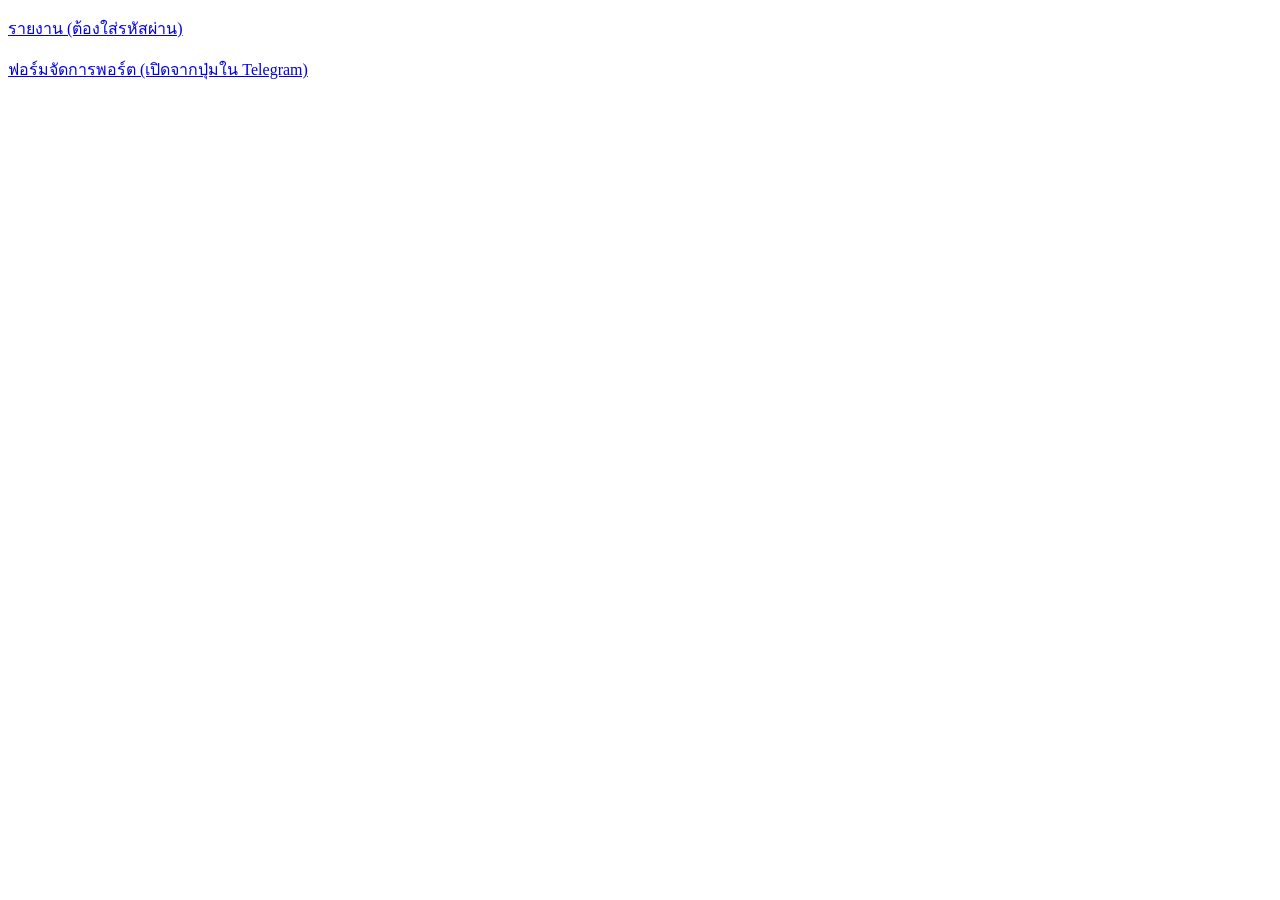
<file: index.html>
<!doctype html><meta charset="utf-8"><meta name="robots" content="noindex">
<title>Stock Port</title>
<p><a href="./report/">รายงาน (ต้องใส่รหัสผ่าน)</a></p>
<p><a href="./miniapp/">ฟอร์มจัดการพอร์ต (เปิดจากปุ่มใน Telegram)</a></p>
</file>
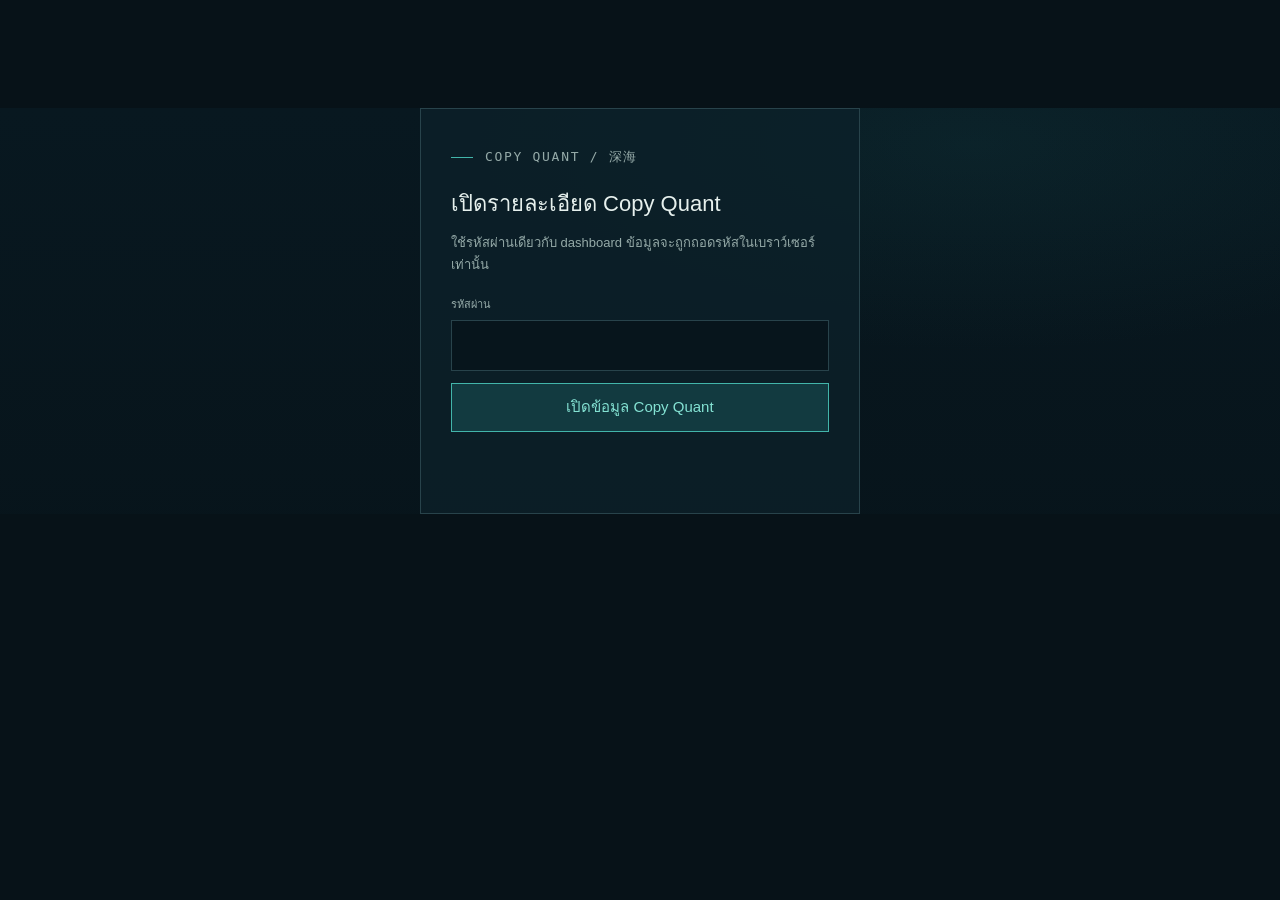
<file: copytrade/index.html>
<!doctype html>
<html lang="th">
<head>
  <meta charset="utf-8"><meta name="viewport" content="width=device-width,initial-scale=1"><meta name="robots" content="noindex,nofollow"><meta name="theme-color" content="#071218">
  <title>Copy Quant · Deep Current</title><link rel="stylesheet" href="../assets/dashboard.css">
</head>
<body>
  <section class="gate" id="gate" aria-labelledby="gate-title"><p class="eyeline">COPY QUANT / 深海</p><h1 id="gate-title">เปิดรายละเอียด Copy Quant</h1><p>ใช้รหัสผ่านเดียวกับ dashboard ข้อมูลจะถูกถอดรหัสในเบราว์เซอร์เท่านั้น</p><label for="password">รหัสผ่าน</label><input id="password" type="password" autocomplete="current-password"><button id="open" type="button">เปิดข้อมูล Copy Quant</button><p class="error" id="gate-error" role="alert"></p><p class="loader" id="loader" aria-live="polite">กำลังถอดรหัส…</p></section>
  <div id="app" hidden>
    <header class="topbar"><a class="brand" href="../"><svg class="brandmark" viewBox="0 0 32 32" aria-hidden="true"><path d="M3 16h8l4-8 5 16 4-8h5" fill="none" stroke="currentColor" stroke-width="1.4"/><circle cx="16" cy="16" r="14" fill="none" stroke="currentColor" stroke-opacity=".42"/></svg><span class="brandname">PORTFOLIO<small>深海 / DEEP CURRENT</small></span></a><nav class="nav" aria-label="เมนูหลัก"><a href="../">ภาพรวม</a><a href="../report/">หุ้น</a><a href="./" aria-current="page">Copy Quant</a><a href="../report/#reports">รายงาน</a></nav><div class="topmeta" id="top-meta"></div></header>
    <main class="wrap main">
      <section class="hero"><div><p class="eyeline">BINANCE COPY TRADING / READ ONLY</p><h1>Copy Quant</h1><p>ผลนี้อธิบายสถานะและความเสี่ยงของ lead ไม่ใช่ผลตอบแทนหรือสถานะ position ของบัญชี copier</p></div><svg class="hero-art" viewBox="0 0 400 360" aria-hidden="true"><g fill="none" stroke="#6bd7cb"><circle cx="226" cy="188" r="45" opacity=".54"/><circle cx="226" cy="188" r="82" opacity=".36"/><circle cx="226" cy="188" r="119" opacity=".23"/><path d="M70 188h310M226 32v312M226 188 346 101" opacity=".24"/></g></svg></section>
      <section class="summary" aria-label="สถานะ Copy Quant"><div class="summary-item total"><span class="summary-label">Copy Trading wallet</span><strong class="summary-value" id="wallet">—</strong><span class="summary-note" id="wallet-asof">—</span></div><div class="summary-item"><span class="summary-label">KEEP</span><strong class="summary-value" id="count-keep">—</strong><span class="summary-note">lead ที่ประเมิน</span></div><div class="summary-item"><span class="summary-label">WATCH</span><strong class="summary-value" id="count-watch">—</strong><span class="summary-note">lead ที่ประเมิน</span></div><div class="summary-item"><span class="summary-label">EXIT / CHECK</span><strong class="summary-value" id="count-exit">—</strong><span class="summary-note">EXIT และข้อมูลที่ต้องตรวจ</span></div></section>
      <section><div class="section-title"><h2>คุณภาพข้อมูลรอบล่าสุด</h2><span id="quality-date">—</span></div><div class="attention" id="quality-summary"></div><p class="alert" id="stale" hidden>ข้อมูลเก่ากว่า 48 ชั่วโมง โปรดตรวจวันที่ก่อนนำไปใช้ตัดสินใจ</p></section>
      <section><div class="section-title"><h2>Lead ที่ติดตาม</h2><span>LEAD PERFORMANCE ≠ COPIER RETURN</span></div><div class="rows" id="leads"></div></section>
      <section id="daily-report"><div class="section-title"><h2>รายงานประจำวัน</h2><span id="report-date">—</span></div><div class="md" id="report-content" style="white-space:pre-wrap;overflow:auto;border-top:1px solid var(--line);padding:18px 0;color:var(--muted);font-size:12px"></div></section>
      <footer class="foot"><a href="../">← กลับภาพรวม</a><span>แหล่งข้อมูล Binance · อ่านอย่างเดียว · ไม่มีคำสั่งเทรด</span></footer>
    </main>
  </div>
<script src="./detail.js" defer></script></body></html>
</file>
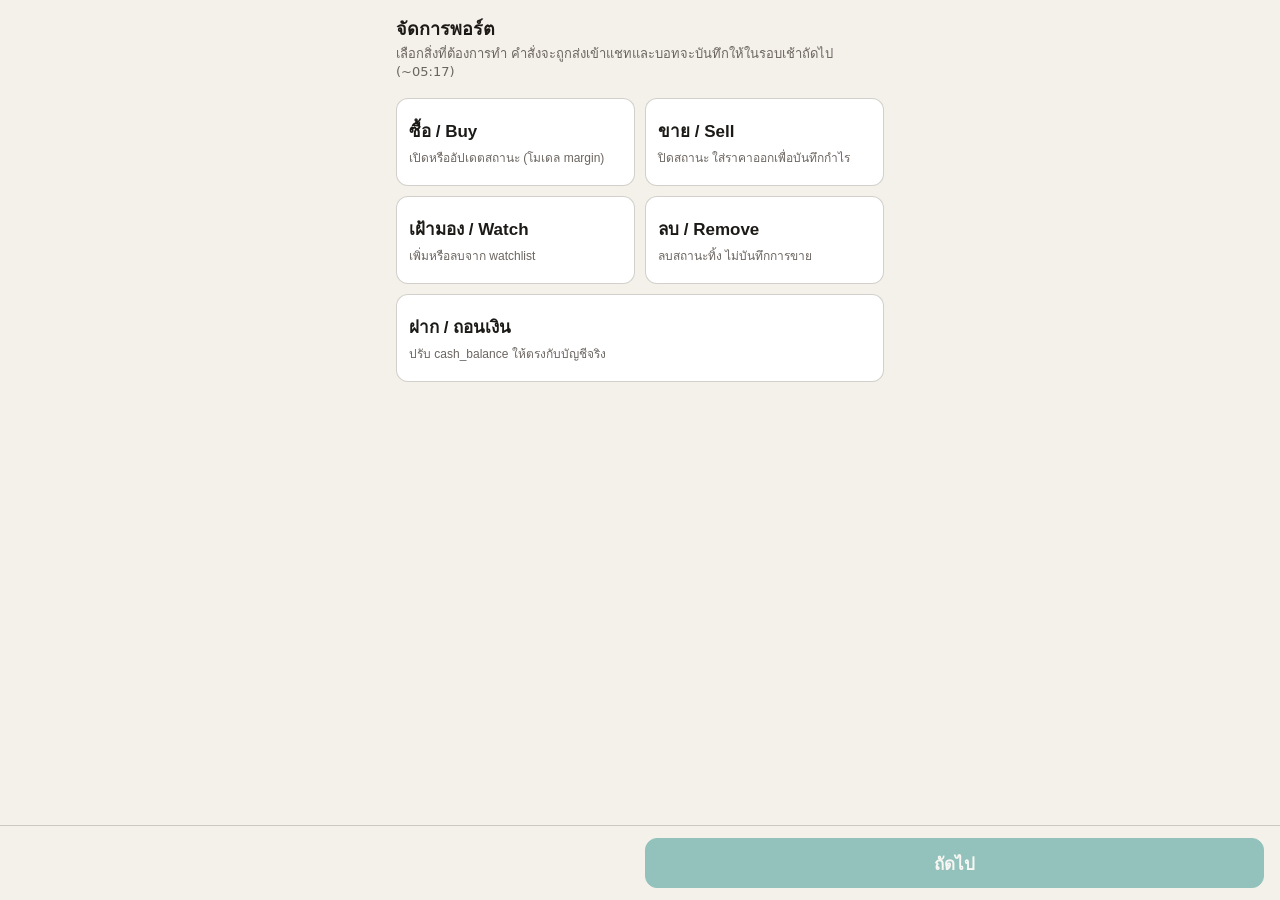
<file: miniapp/index.html>
<!doctype html>
<html lang="th">
<head>
<meta charset="utf-8">
<meta name="viewport" content="width=device-width, initial-scale=1, viewport-fit=cover">
<title>จัดการพอร์ต</title>
<script src="https://telegram.org/js/telegram-web-app.js"></script>
<style>
  :root {
    --bg: var(--tg-theme-bg-color, #f4f1ea);
    --fg: var(--tg-theme-text-color, #1c1a17);
    --muted: var(--tg-theme-hint-color, #6b6560);
    --card: var(--tg-theme-secondary-bg-color, #ffffff);
    --accent: var(--tg-theme-button-color, #1f8a86);
    --accent-fg: var(--tg-theme-button-text-color, #ffffff);
    --line: rgba(128, 120, 110, 0.35);
    --danger: #b3261e;
  }
  * { box-sizing: border-box; }
  body { margin: 0; background: var(--bg); color: var(--fg); font: 16px/1.4 system-ui, -apple-system, "Segoe UI", "Noto Sans Thai", sans-serif; }
  main { padding: 16px 16px 96px; max-width: 520px; margin: 0 auto; }
  h1 { font-size: 18px; margin: 0 0 4px; }
  .hint { color: var(--muted); font-size: 13px; margin: 0 0 16px; }
  section { display: none; }
  section.active { display: block; }
  .grid { display: grid; grid-template-columns: repeat(2, minmax(0, 1fr)); gap: 10px; }
  .action { border: 1px solid var(--line); background: var(--card); color: var(--fg); border-radius: 12px; padding: 18px 12px; font-size: 17px; font-weight: 600; min-height: 64px; text-align: left; }
  .action.wide { grid-column: 1 / span 2; }
  .action small { display: block; font-weight: 400; font-size: 12px; color: var(--muted); margin-top: 4px; }
  .action.sel { border-color: var(--accent); box-shadow: 0 0 0 2px var(--accent) inset; }
  label { display: block; font-size: 13px; color: var(--muted); margin: 14px 0 6px; }
  label span { font-weight: 400; }
  input, select { width: 100%; font-size: 17px; padding: 12px; border: 1px solid var(--line); border-radius: 10px; background: var(--card); color: var(--fg); min-height: 48px; }
  .err { color: var(--danger); font-size: 13px; min-height: 18px; margin-top: 6px; }
  .warn { color: #b26a00; font-size: 13px; margin-top: 6px; }
  .guide { background: var(--card); border: 1px solid var(--line); border-radius: 12px; padding: 10px 12px; margin-top: 10px; font-size: 13px; color: var(--muted); }
  .guide b { color: var(--fg); }
  .tiers { display: flex; flex-wrap: wrap; gap: 6px; margin-top: 8px; }
  .tiers button { border: 1px solid var(--line); background: var(--bg); color: var(--fg); border-radius: 999px; padding: 6px 12px; font-size: 13px; }
  .tiers button.rec { border-color: var(--accent); color: var(--accent); font-weight: 600; }
  .row { display: flex; gap: 10px; }
  .row > * { flex: 1; }
  .seg { display: flex; gap: 8px; }
  .seg button { flex: 1; min-height: 44px; border: 1px solid var(--line); background: var(--card); color: var(--fg); border-radius: 10px; font-size: 15px; }
  .seg button.sel { background: var(--accent); color: var(--accent-fg); border-color: var(--accent); }
  .summary { background: var(--card); border: 1px solid var(--line); border-radius: 12px; padding: 14px; margin-top: 12px; }
  .summary div { display: flex; justify-content: space-between; gap: 12px; padding: 6px 0; border-bottom: 1px dashed var(--line); }
  .summary div:last-child { border-bottom: 0; }
  .summary b { font-size: 17px; text-align: right; }
  .bar { position: fixed; left: 0; right: 0; bottom: 0; padding: 12px 16px calc(12px + env(safe-area-inset-bottom)); background: var(--bg); border-top: 1px solid var(--line); display: flex; gap: 10px; }
  .bar button { flex: 1; min-height: 50px; border-radius: 12px; font-size: 17px; font-weight: 600; border: 1px solid var(--line); background: var(--card); color: var(--fg); }
  .bar button.primary { background: var(--accent); color: var(--accent-fg); border-color: var(--accent); }
  .bar button:disabled { opacity: 0.45; }
  .outside { background: var(--card); border: 1px solid var(--line); border-radius: 12px; padding: 12px; font-size: 13px; color: var(--muted); margin-top: 16px; }
  code { font-family: ui-monospace, Consolas, monospace; font-size: 13px; word-break: break-all; }
</style>
</head>
<body>
<main>
  <h1>จัดการพอร์ต</h1>
  <p class="hint" id="hint">เลือกสิ่งที่ต้องการทำ คำสั่งจะถูกส่งเข้าแชทและบอทจะบันทึกให้ในรอบเช้าถัดไป (~05:17)</p>

  <!-- step 1: action -->
  <section id="s-action" class="active">
    <div class="grid">
      <button class="action" data-action="buy">ซื้อ / Buy<small>เปิดหรืออัปเดตสถานะ (โมเดล margin)</small></button>
      <button class="action" data-action="sell">ขาย / Sell<small>ปิดสถานะ ใส่ราคาออกเพื่อบันทึกกำไร</small></button>
      <button class="action" data-action="watch">เฝ้ามอง / Watch<small>เพิ่มหรือลบจาก watchlist</small></button>
      <button class="action" data-action="remove">ลบ / Remove<small>ลบสถานะทิ้ง ไม่บันทึกการขาย</small></button>
      <button class="action wide" data-action="cash">ฝาก / ถอนเงิน<small>ปรับ cash_balance ให้ตรงกับบัญชีจริง</small></button>
    </div>
  </section>

  <!-- step 2: details -->
  <section id="s-form">
    <div id="f-watch-mode" style="display:none">
      <label>ทำอะไรกับ watchlist</label>
      <div class="seg" id="watch-seg">
        <button type="button" data-mode="add" class="sel">เพิ่ม</button>
        <button type="button" data-mode="rm">ลบ</button>
      </div>
    </div>

    <div id="f-portfolio" style="display:none">
      <label for="portfolio">พอร์ต <span id="portfolio-help">(หุ้นที่ถืออยู่แล้วจะเข้าพอร์ตเดิมอัตโนมัติ)</span></label>
      <select id="portfolio"></select>
    </div>

    <div id="f-symbol">
      <label for="symbol">Symbol <span id="symbol-help">(หุ้นไทยลงท้าย .BK เช่น PTT.BK)</span></label>
      <input id="symbol" list="symbols" autocapitalize="characters" autocomplete="off" spellcheck="false"
             placeholder="AAPL หรือ PTT.BK" inputmode="text">
      <datalist id="symbols"></datalist>
      <div class="err" id="e-symbol"></div>
    </div>

    <div id="f-buy" style="display:none">
      <div class="row">
        <div>
          <label for="price">ราคาเข้า (Entry)</label>
          <input id="price" type="number" inputmode="decimal" step="any" min="0" placeholder="0.00">
        </div>
        <div>
          <label for="margin">จำนวนเงินที่ซื้อ</label>
          <input id="margin" type="number" inputmode="decimal" step="any" min="0" placeholder="0.00">
        </div>
      </div>
      <div class="guide" id="buy-guide" style="display:none">
        <div id="guide-text"></div>
        <div class="tiers" id="guide-tiers"></div>
      </div>
      <div class="warn" id="w-buy"></div>
      <div class="err" id="e-buy"></div>
      <label for="shares">จำนวนหุ้นที่ได้ <span>(เว้นว่างได้ — ระบบคิดจาก เงิน ÷ ราคา ให้)</span></label>
      <input id="shares" type="number" inputmode="decimal" step="any" min="0" placeholder="เช่น 0.2994">
      <label for="asset">ประเภทสินทรัพย์</label>
      <select id="asset">
        <option value="stock">stock</option>
        <option value="crypto">crypto</option>
        <option value="futures">futures</option>
      </select>
      <label for="reason">เหตุผลที่ซื้อ <span>(สั้น ๆ — Claude จะใช้รีวิวดีลนี้ตอนเช้า)</span></label>
      <input id="reason" maxlength="120" placeholder="เช่น ทะลุแนวต้าน, งบดี, Jitta ต่ำกว่าเส้น">
    </div>

    <div id="f-sell" style="display:none">
      <label for="exit">ราคาออก (Exit) <span>— เว้นว่างถ้าไม่ต้องการบันทึกกำไร/ขาดทุน</span></label>
      <input id="exit" type="number" inputmode="decimal" step="any" min="0" placeholder="0.00">
      <div class="err" id="e-sell"></div>
    </div>

    <div id="f-date" style="display:none">
      <label for="date">วันที่ทำรายการ <span>(แก้ได้ถ้าทำไปก่อนหน้านี้)</span></label>
      <input id="date" type="date">
      <div class="err" id="e-date"></div>
    </div>

    <div id="f-cash" style="display:none">
      <label>ทำอะไร</label>
      <div class="seg" id="cash-seg">
        <button type="button" data-mode="deposit" class="sel">ฝากเข้า</button>
        <button type="button" data-mode="withdraw">ถอนออก</button>
      </div>
      <label for="amount">จำนวนเงิน</label>
      <input id="amount" type="number" inputmode="decimal" step="any" min="0" placeholder="0.00">
      <div class="err" id="e-cash"></div>
      <label for="cash-note">หมายเหตุ <span>(เว้นว่างได้)</span></label>
      <input id="cash-note" maxlength="80" placeholder="เช่น โอนจากบัญชีออม">
    </div>
  </section>

  <!-- step 3: confirm -->
  <section id="s-confirm">
    <p class="hint">ตรวจสอบก่อนส่ง</p>
    <div class="summary" id="summary"></div>
    <div class="outside" id="outside" style="display:none">
      หน้านี้ไม่ได้เปิดจากปุ่มในแชท Telegram จึงส่งกลับเข้าแชทไม่ได้ คำสั่งที่จะส่งคือ:
      <br><code id="payload-preview"></code>
    </div>
  </section>
</main>

<div class="bar">
  <button id="btn-back" type="button">ย้อนกลับ</button>
  <button id="btn-next" type="button" class="primary" disabled>ถัดไป</button>
</div>

<script>
(function () {
  var tg = window.Telegram && window.Telegram.WebApp;
  // A Mini App opened from a KEYBOARD button gets no initData (only sendData works there),
  // so detect Telegram by platform instead: it is "unknown" only in a plain browser.
  var insideTelegram = !!(tg && (tg.initData || (tg.platform && tg.platform !== "unknown")));
  if (tg) { try { tg.ready(); tg.expand(); } catch (e) {} }

  var state = { step: 1, action: null, watchMode: "add", cashMode: "deposit" };
  var $ = function (id) { return document.getElementById(id); };
  var steps = ["s-action", "s-form", "s-confirm"];
  var needsSymbol = { buy: true, sell: true, watch: true, remove: true, cash: false };
  var needsDate = { buy: true, sell: true, watch: false, remove: false, cash: false };

  function todayISO() {
    var d = new Date(), z = function (n) { return (n < 10 ? "0" : "") + n; };
    return d.getFullYear() + "-" + z(d.getMonth() + 1) + "-" + z(d.getDate());
  }
  $("date").value = todayISO();
  $("date").max = todayISO();

  // Optional suggestions: symbols.json = {"portfolios":[{name,currency,type}],"default":..,
  // "held":[...],"held_by_portfolio":{name:[...]},"watch":[...]} next to this page.
  var meta = { portfolios: [], defaultPortfolio: null, heldBy: {}, sizing: {}, plans: {} };
  fetch("./symbols.json", { cache: "no-store" }).then(function (r) { return r.ok ? r.json() : null; })
    .then(function (d) {
      if (!d) return;
      var list = [].concat(d.held || [], d.watch || []);
      var dl = $("symbols");
      list.forEach(function (s) { var o = document.createElement("option"); o.value = s; dl.appendChild(o); });
      meta.portfolios = d.portfolios || [];
      meta.defaultPortfolio = d.default || null;
      meta.heldBy = d.held_by_portfolio || {};
      meta.sizing = d.sizing || {};          // per portfolio: free cash, ceiling for one name, tier amounts
      meta.plans = d.plans || {};            // per symbol: the routine's newest call (view, amount, entry, stop)
      var sel = $("portfolio");
      sel.innerHTML = "";
      meta.portfolios.forEach(function (p) {
        var o = document.createElement("option");
        o.value = p.name; o.textContent = p.name + " (" + (p.currency || "") + (p.type ? ", " + p.type : "") + ")";
        if (p.name === meta.defaultPortfolio) o.selected = true;
        sel.appendChild(o);
      });
      refreshPortfolioField();
    }).catch(function () {});

  // Buy guidance: never blocks, only informs. Amounts are in the target portfolio's currency.
  function targetPortfolio() {
    var s = symbol();
    return ownerOf(s) || ($("portfolio") && $("portfolio").value) || meta.defaultPortfolio || "";
  }
  function fmtAmt(x) { return (Math.round(x * 100) / 100).toLocaleString("en-US"); }
  function refreshGuide() {
    var box = $("buy-guide");
    if (state.action !== "buy") { box.style.display = "none"; $("w-buy").textContent = ""; return; }
    var sz = meta.sizing[targetPortfolio()], plan = meta.plans[symbol()], ccy = (sz && sz.currency) || "";
    if (!sz && !plan) { box.style.display = "none"; return; }
    var parts = [];
    if (plan) {
      var call = plan.view + (plan.score != null ? " " + plan.score : "") + " (" + plan.date + ")";
      if (plan.view === "BUY" && plan.size_amt) parts.push("ระบบแนะนำ <b>ซื้อ ~" + fmtAmt(plan.size_amt) + " " + (plan.size_ccy || ccy) + "</b> · " + call);
      else parts.push("คำแนะนำล่าสุด: <b>" + call + "</b>" + (plan.view === "BUY" ? "" : " — ยังไม่ใช่จังหวะซื้อ"));
      if (plan.entry_low && plan.entry_high) parts.push("โซนเข้า " + plan.entry_low + "–" + plan.entry_high + (plan.stop ? " · คัท " + plan.stop : ""));
    } else if (symbol()) parts.push("ยังไม่มีคำแนะนำของระบบสำหรับตัวนี้");
    if (sz) parts.push("เงินสดว่าง <b>" + fmtAmt(sz.cash_available || 0) + " " + ccy + "</b> · สูงสุดต่อตัว " + fmtAmt(sz.max_new_buy_amt || 0) + " (ข้อมูล " + sz.as_of + ")");
    $("guide-text").innerHTML = parts.join("<br>");
    var tiers = $("guide-tiers"); tiers.innerHTML = "";
    var opts = [];
    if (plan && plan.view === "BUY" && plan.size_amt) opts.push(["ตามแนะนำ", plan.size_amt, true]);
    if (sz) { opts.push(["ไม้ทดลอง", sz.size_starter_amt]); opts.push(["ปกติ", sz.size_normal_amt]); opts.push(["มั่นใจสูง", sz.size_high_amt]); }
    opts.forEach(function (o) {
      if (!(o[1] > 0)) return;
      var b = document.createElement("button"); b.type = "button"; if (o[2]) b.className = "rec";
      b.textContent = o[0] + " " + fmtAmt(o[1]);
      b.addEventListener("click", function () { $("margin").value = Math.round(o[1] * 100) / 100; validate(); });
      tiers.appendChild(b);
    });
    box.style.display = "block";
    var m = num("margin"), w = [];
    if (sz && m > 0) {
      if (m > (sz.cash_available || 0)) w.push("เกินเงินสดว่าง (" + fmtAmt(sz.cash_available || 0) + ") — เงินสดจะติดลบ");
      else if (m > (sz.max_new_buy_amt || 0)) w.push("เกินเพดานต่อตัว (" + fmtAmt(sz.max_new_buy_amt || 0) + ")");
    }
    if (plan && plan.view === "BUY" && plan.size_amt && m > plan.size_amt * 1.5) w.push("มากกว่าที่แนะนำ " + (Math.round(m / plan.size_amt * 10) / 10) + " เท่า");
    if (plan && plan.view !== "BUY" && m > 0) w.push("ระบบยังให้ " + plan.view + " ไม่ใช่ BUY");
    $("w-buy").textContent = w.length ? "⚠ " + w.join(" · ") : "";
  }

  function ownerOf(sym) {
    for (var name in meta.heldBy) { if ((meta.heldBy[name] || []).indexOf(sym) >= 0) return name; }
    return null;
  }
  // The portfolio picker only matters when there is more than one portfolio;
  // a symbol already held is locked to its own portfolio.
  function refreshPortfolioField() {
    var multi = meta.portfolios.length > 1;
    var relevant = state.action === "buy" || state.action === "sell" || state.action === "remove" || state.action === "cash";
    $("f-portfolio").style.display = (multi && relevant) ? "block" : "none";
    if (!multi) return;
    var owner = (state.action !== "cash") ? ownerOf(symbol()) : null;
    var sel = $("portfolio");
    if (owner) { sel.value = owner; sel.disabled = true; $("portfolio-help").textContent = "(" + symbol() + " ถืออยู่ในพอร์ตนี้แล้ว)"; }
    else { sel.disabled = false; $("portfolio-help").textContent = state.action === "cash" ? "(บัญชีที่จะฝาก/ถอน)" : "(หุ้นใหม่จะเข้าพอร์ตที่เลือก)"; }
  }

  function show(step) {
    state.step = step;
    steps.forEach(function (id, i) { $(id).classList.toggle("active", i === step - 1); });
    $("btn-back").style.visibility = step === 1 ? "hidden" : "visible";
    $("btn-next").textContent = step === 3 ? (insideTelegram ? "ยืนยันและส่ง" : "ปิด") : "ถัดไป";
    validate();
    window.scrollTo(0, 0);
  }

  function symbol() { return ($("symbol").value || "").trim().toUpperCase().replace(/\s+/g, ""); }
  // Watch accepts several tickers at once: "TSLA, PTT.BK NVDA" -> ["TSLA","PTT.BK","NVDA"] (deduped)
  function symbolList() {
    var seen = {}, out = [];
    ($("symbol").value || "").toUpperCase().split(/[\s,;]+/).forEach(function (s) {
      s = s.trim();
      if (s && !seen[s]) { seen[s] = 1; out.push(s); }
    });
    return out;
  }
  var SYM_RE = /^[A-Z0-9.\-]{1,15}$/;
  function num(id) { var v = $(id).value.trim(); return v === "" ? null : Number(v); }

  function validate() {
    var ok = false;
    try { refreshGuide(); } catch (e) {}
    if (state.step === 1) ok = !!state.action;
    else if (state.step === 2) {
      var errs = { symbol: "", buy: "", sell: "", date: "", cash: "" };
      if (state.action === "watch") {
        var list = symbolList(), bad = list.filter(function (s) { return !SYM_RE.test(s); });
        if (!list.length) errs.symbol = "ใส่ symbol อย่างน้อย 1 ตัว";
        else if (bad.length) errs.symbol = "รูปแบบไม่ถูกต้อง: " + bad.join(", ");
      } else if (needsSymbol[state.action]) {
        var s = symbol();
        if (!SYM_RE.test(s)) errs.symbol = s ? "รูปแบบ symbol ไม่ถูกต้อง" : "ใส่ symbol";
      }
      if (state.action === "buy") {
        var p = num("price"), m = num("margin"), sh = num("shares");
        if (p === null || !(p > 0)) errs.buy = "ราคาเข้าต้องมากกว่า 0";
        else if (m === null || !(m > 0)) errs.buy = "จำนวนเงินต้องมากกว่า 0";
        else if (sh !== null && !(sh > 0)) errs.buy = "จำนวนหุ้นต้องมากกว่า 0 หรือเว้นว่าง";
      } else if (state.action === "sell") {
        var x = num("exit");
        if (x !== null && !(x > 0)) errs.sell = "ราคาออกต้องมากกว่า 0 หรือเว้นว่าง";
      } else if (state.action === "cash") {
        var a = num("amount");
        if (a === null || !(a > 0)) errs.cash = "จำนวนเงินต้องมากกว่า 0";
      }
      if (needsDate[state.action]) {
        var dv = $("date").value;
        if (!/^\d{4}-\d{2}-\d{2}$/.test(dv)) errs.date = "ใส่วันที่";
        else if (dv > todayISO()) errs.date = "วันที่ต้องไม่เกินวันนี้";
      }
      ["symbol", "buy", "sell", "date", "cash"].forEach(function (k) { $("e-" + k).textContent = errs[k]; });
      ok = !errs.symbol && !errs.buy && !errs.sell && !errs.date && !errs.cash;
    } else ok = true;
    $("btn-next").disabled = !ok;
    return ok;
  }

  function chosenPortfolio() {
    if (meta.portfolios.length <= 1) return null;          // single portfolio: let the bot decide
    var v = $("portfolio").value;
    return v || null;
  }

  function payload() {
    var d = {};
    if (state.action === "cash") {
      d.cmd = state.cashMode; d.amount = num("amount");
      var cn = $("cash-note").value.trim(); if (cn) d.note = cn;
      var cp = chosenPortfolio(); if (cp) d.portfolio = cp;
      return d;
    }
    if (state.action === "watch") {
      var list = symbolList();
      d.cmd = "watch"; d.symbol = list[0] || ""; d.action = state.watchMode; d.symbols = list;
      return d;
    }
    var s = symbol();
    d.cmd = state.action; d.symbol = s;
    if (state.action === "buy") {
      d.price = num("price"); d.margin = num("margin"); d.asset_type = $("asset").value;
      if (num("shares") !== null) d.shares = num("shares");
      var r = $("reason").value.trim(); if (r) d.note = r;
    }
    if (state.action === "sell") { var x = num("exit"); if (x !== null) d.price = x; }
    if (needsDate[state.action] && $("date").value !== todayISO()) d.date = $("date").value;
    var p = chosenPortfolio(); if (p) d.portfolio = p;
    return d;
  }

  function esc(v) { return String(v).replace(/&/g, "&amp;").replace(/</g, "&lt;"); }
  function line(k, v) { return "<div><span>" + k + "</span><b>" + esc(v) + "</b></div>"; }
  function renderSummary() {
    var d = payload(), rows = "";
    if (d.cmd === "deposit" || d.cmd === "withdraw") {
      rows += line("คำสั่ง", d.cmd === "deposit" ? "ฝากเงินเข้า" : "ถอนเงินออก");
      if (d.portfolio) rows += line("พอร์ต", d.portfolio);
      rows += line("จำนวน", d.amount);
      if (d.note) rows += line("หมายเหตุ", d.note);
    } else {
      if (d.portfolio) rows += line("พอร์ต", d.portfolio);
      var title = { buy: "ซื้อ", sell: "ขาย", watch: "เฝ้ามอง", remove: "ลบสถานะ" }[d.cmd];
      rows += line("คำสั่ง", title + (d.cmd === "watch" ? (d.action === "add" ? " (เพิ่ม)" : " (ลบ)") : ""));
      if (d.cmd === "watch") rows += line("Symbol (" + d.symbols.length + ")", d.symbols.join(", "));
      else rows += line("Symbol", d.symbol);
      if (d.cmd === "buy") {
        rows += line("ราคาเข้า", d.price); rows += line("จำนวนเงิน", d.margin); if (d.shares) rows += line("จำนวนหุ้น", d.shares); rows += line("ประเภท", d.asset_type);
        if (d.note) rows += line("เหตุผล", d.note);
      }
      if (d.cmd === "sell") rows += line("ราคาออก", d.price != null ? d.price : "— (ไม่บันทึกกำไร)");
      if (d.cmd === "remove") rows += line("หมายเหตุ", "ไม่บันทึกการขาย / ไม่คิด P&L");
      if (needsDate[d.cmd]) rows += line("วันที่", d.date || (todayISO() + " (วันนี้)"));
    }
    $("summary").innerHTML = rows;
    $("payload-preview").textContent = JSON.stringify(d);
    $("outside").style.display = insideTelegram ? "none" : "block";
  }

  function applyAction(action) {
    state.action = action;
    $("f-symbol").style.display = needsSymbol[action] ? "block" : "none";
    $("f-date").style.display = needsDate[action] ? "block" : "none";
    $("f-buy").style.display = action === "buy" ? "block" : "none";
    $("f-sell").style.display = action === "sell" ? "block" : "none";
    $("f-watch-mode").style.display = action === "watch" ? "block" : "none";
    $("f-cash").style.display = action === "cash" ? "block" : "none";
    refreshPortfolioField();
    if (action === "watch") {
      $("symbol-help").textContent = "(ใส่หลายตัวได้ คั่นด้วยจุลภาคหรือช่องว่าง เช่น TSLA, PTT.BK)";
      $("symbol").placeholder = "TSLA, PTT.BK, NVDA";
    } else {
      $("symbol-help").textContent = "(หุ้นไทยลงท้าย .BK เช่น PTT.BK)";
      $("symbol").placeholder = "AAPL หรือ PTT.BK";
    }
  }

  Array.prototype.forEach.call(document.querySelectorAll(".action"), function (b) {
    b.addEventListener("click", function () {
      applyAction(b.getAttribute("data-action"));
      Array.prototype.forEach.call(document.querySelectorAll(".action"), function (x) { x.classList.toggle("sel", x === b); });
      validate();
      show(2);
      (needsSymbol[state.action] ? $("symbol") : $("amount")).focus();
    });
  });

  function segment(id, key) {
    Array.prototype.forEach.call(document.querySelectorAll("#" + id + " button"), function (b) {
      b.addEventListener("click", function () {
        state[key] = b.getAttribute("data-mode");
        Array.prototype.forEach.call(document.querySelectorAll("#" + id + " button"), function (x) { x.classList.toggle("sel", x === b); });
      });
    });
  }
  segment("watch-seg", "watchMode");
  segment("cash-seg", "cashMode");

  ["symbol", "price", "margin", "shares", "exit", "date", "amount"].forEach(function (id) { $(id).addEventListener("input", validate); });
  $("symbol").addEventListener("input", function () {
    // uppercase in place, but keep separators so several tickers can be typed for Watch
    var v = this.value.toUpperCase();
    if (v !== this.value) this.value = v;
    refreshPortfolioField();
  });

  $("btn-back").addEventListener("click", function () { if (state.step > 1) show(state.step - 1); });
  $("btn-next").addEventListener("click", function () {
    if (!validate()) return;
    if (state.step === 1) { show(2); return; }
    if (state.step === 2) { renderSummary(); show(3); return; }
    var text = JSON.stringify(payload());
    if (insideTelegram) {
      try { tg.sendData(text); } catch (e) { alert("ส่งไม่สำเร็จ: " + e); }
    } else if (tg && tg.close) {
      tg.close();
    }
  });

  show(1);
})();
</script>
</body>
</html>
</file>
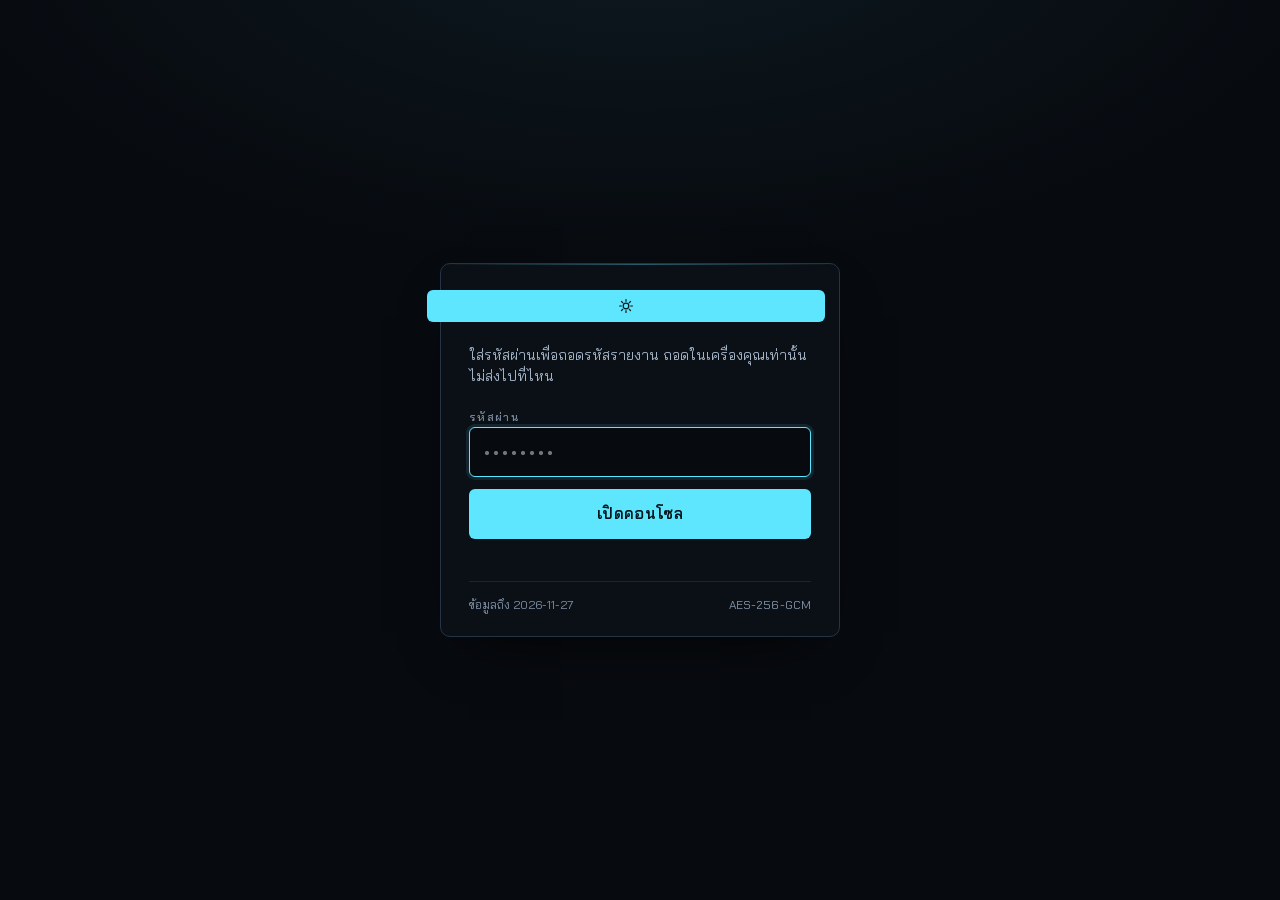
<file: report/index.html>
<!doctype html>
<html lang="th">
<head>
<meta charset="utf-8">
<meta name="viewport" content="width=device-width, initial-scale=1, viewport-fit=cover">
<meta name="robots" content="noindex, nofollow">
<meta name="color-scheme" content="dark">
<meta name="theme-color" content="#070a0f">
<title>Stock Port · Console</title>
<link rel="preconnect" href="https://fonts.googleapis.com">
<link rel="preconnect" href="https://fonts.gstatic.com" crossorigin>
<link href="https://fonts.googleapis.com/css2?family=Bai+Jamjuree:wght@400;500;600&family=Chakra+Petch:wght@500;600&display=swap" rel="stylesheet">
<style>
  :root {
    --bg: #070a0f; --bg-1: #0b1017; --bg-2: #101722; --bg-3: #151e2b;
    --line: #1a2432; --line-2: #263345;
    --fg: #e4ebf3; --fg-2: #a3b3c6; --fg-3: #8090a4;
    --acc: #5ee6ff; --acc-2: #2bb6d0; --acc-dim: rgba(94,230,255,.10); --acc-line: rgba(94,230,255,.35);
    --up: #3ddc97; --down: #ff6470; --warn: #ffb347;
    --acc-ink: #04141a; --glass: rgba(11,16,23,.92); --gate-glow: rgba(94,230,255,.07); --lift: 0 24px 60px -30px rgba(0,0,0,.9);
    --rail: 296px; --gutter: 28px; --radius: 6px;
    --sans: "Bai Jamjuree", "Noto Sans Thai", "Segoe UI", system-ui, sans-serif;
    --num: "Chakra Petch", "Bai Jamjuree", "Segoe UI", system-ui, sans-serif;
  }
  html[data-theme="light"] {
    --bg: #eef1f5; --bg-1: #ffffff; --bg-2: #f3f5f8; --bg-3: #e6ebf1;
    --line: #dde3ea; --line-2: #c7d0db;
    --fg: #0f1722; --fg-2: #435367; --fg-3: #5c6c80;
    --acc: #0b7d9f; --acc-2: #0a6a87; --acc-dim: rgba(11,125,159,.10); --acc-line: rgba(11,125,159,.38);
    --up: #0d8a53; --down: #cf2f3c; --warn: #a86400;
    --acc-ink: #ffffff; --glass: rgba(255,255,255,.9); --gate-glow: rgba(11,125,159,.08); --lift: 0 24px 60px -30px rgba(15,23,34,.35);
    color-scheme: light;
  }
  * { box-sizing: border-box; }
  html { background: var(--bg); scrollbar-color: var(--line-2) var(--bg); color-scheme: dark; }
  body { margin: 0; background: var(--bg); color: var(--fg); font: 15px/1.55 var(--sans); -webkit-font-smoothing: antialiased; }
  ::selection { background: var(--acc); color: var(--acc-ink); }
  ::-webkit-scrollbar { width: 10px; height: 10px; }
  ::-webkit-scrollbar-thumb { background: var(--line-2); border: 3px solid var(--bg); border-radius: 8px; }
  ::-webkit-scrollbar-track { background: transparent; }
  :focus-visible { outline: 1.5px solid var(--acc); outline-offset: 2px; }
  input { caret-color: var(--acc); }
  a { color: var(--acc); text-decoration: underline; text-underline-offset: 3px; text-decoration-thickness: 1px; }
  h1, h2, h3 { margin: 0; font-weight: 600; text-wrap: balance; }
  button { font: inherit; color: inherit; cursor: pointer; }
  [hidden] { display: none !important; }

  .n, .num, td.num, th.num { font-family: var(--num); font-variant-numeric: tabular-nums; letter-spacing: .01em; }
  .up { color: var(--up); } .down { color: var(--down); } .warn { color: var(--warn); } .flat { color: var(--fg-2); }
  .muted { color: var(--fg-2); } .dim { color: var(--fg-3); }
  .lbl { font-size: 11px; letter-spacing: .12em; text-transform: uppercase; color: var(--fg-3); font-weight: 500; }
  .lamp { display: inline-block; width: 7px; height: 7px; border-radius: 50%; background: var(--fg-3); vertical-align: middle; margin-right: 7px; }
  .lamp.ok { background: var(--up); box-shadow: 0 0 0 3px rgba(61,220,151,.15); }
  .lamp.warn { background: var(--warn); box-shadow: 0 0 0 3px rgba(255,179,71,.15); }
  .lamp.bad { background: var(--down); box-shadow: 0 0 0 3px rgba(255,100,112,.15); }

  /* ---------- gate ---------- */
  #gate { min-height: 100svh; display: grid; place-items: center; padding: 24px; background:
    radial-gradient(1200px 600px at 50% -10%, var(--gate-glow), transparent 60%), var(--bg); }
  .lock { width: 100%; max-width: 400px; border: 1px solid var(--line-2); background: var(--bg-1); border-radius: 10px; padding: 28px 28px 22px; position: relative;
    box-shadow: var(--lift); }
  .lock::before { content: ""; position: absolute; inset: 0 0 auto 0; height: 1px; background: linear-gradient(90deg, transparent, var(--acc-line), transparent); }
  .lock .brand { display: flex; align-items: center; gap: 10px; margin-bottom: 22px; }
  .brand-mark { width: 26px; height: 26px; flex: none; }
  .lock h1 { font-family: var(--num); font-size: 20px; letter-spacing: .04em; }
  .lock p { margin: 0 0 16px; color: var(--fg-2); font-size: 14px; }
  .lock label { display: block; }
  .lock input { width: 100%; font: 17px/1 var(--num); letter-spacing: .18em; padding: 13px 14px; color: var(--fg); background: var(--bg); border: 1px solid var(--line-2); border-radius: var(--radius); transition: border-color .15s; }
  .lock input:focus { border-color: var(--acc); outline: none; box-shadow: 0 0 0 3px var(--acc-dim); }
  .lock button { width: 100%; margin-top: 12px; padding: 13px; border: 0; border-radius: var(--radius); background: var(--acc); color: var(--acc-ink); font-weight: 600; font-size: 15px; letter-spacing: .02em; transition: transform .12s, filter .15s; }
  .lock button:hover { filter: brightness(1.08); } .lock button:active { transform: translateY(1px); }
  .lock button:disabled { opacity: .55; cursor: progress; }
  .lock .err { min-height: 22px; margin-top: 10px; font-size: 13px; color: var(--down); }
  .lock .err.busy { color: var(--fg-2); }
  .lock .meta { margin-top: 10px; padding-top: 14px; border-top: 1px solid var(--line); font-size: 12px; color: var(--fg-3); display: flex; justify-content: space-between; gap: 12px; }

  /* ---------- app frame ---------- */
  #app { min-height: 100svh; }
  #rail { display: none; }
  main { padding: 18px var(--gutter) 96px; max-width: 1180px; }
  .bar { display: flex; align-items: baseline; justify-content: space-between; gap: 12px; margin: 4px 0 18px; }
  .bar h2 { font-size: 20px; }
  .bar .date { font-family: var(--num); color: var(--fg-2); font-size: 13px; letter-spacing: .06em; }
  .bar .right { display: flex; align-items: center; gap: 10px; }
  .tbtn { display: inline-flex; align-items: center; justify-content: center; width: 32px; height: 32px; border: 1px solid var(--line-2); border-radius: var(--radius); background: var(--bg-1); color: var(--fg-2); transition: color .12s, border-color .12s; }
  .tbtn:hover { color: var(--acc); border-color: var(--acc-line); }
  .tbtn svg { width: 16px; height: 16px; }
  .lock .tbtn { position: absolute; top: 14px; right: 14px; }
  section { display: none; } section.on { display: block; animation: fade .12s ease-out both; }
  @keyframes fade { from { opacity: 0; } to { opacity: 1; } }
  @media (prefers-reduced-motion: reduce) { section.on { animation: none; } * { transition: none !important; } }

  /* mobile summary strip */
  #strip { display: flex; gap: 8px; overflow-x: auto; padding: 12px var(--gutter) 2px; scrollbar-width: none; -webkit-overflow-scrolling: touch; scroll-snap-type: x proximity; }
  #strip::-webkit-scrollbar { display: none; }
  .tile { flex: none; min-width: 132px; padding: 10px 12px; border: 1px solid var(--line); background: var(--bg-1); border-radius: var(--radius); scroll-snap-align: start; }
  .tile .lbl { display: block; margin-bottom: 3px; }
  .tile .v { font-family: var(--num); font-size: 17px; font-weight: 600; }
  .tile .s { font-size: 11px; color: var(--fg-3); }

  /* mobile tab bar */
  #tabbar { position: fixed; left: 0; right: 0; bottom: 0; z-index: 20; display: grid; grid-template-columns: repeat(7, 1fr); background: var(--glass); backdrop-filter: blur(14px); -webkit-backdrop-filter: blur(14px);
    border-top: 1px solid var(--line-2); padding: 6px 4px calc(6px + env(safe-area-inset-bottom)); }
  #tabbar button { display: flex; flex-direction: column; align-items: center; gap: 3px; padding: 6px 0 4px; border: 0; background: none; color: var(--fg-3); font-size: 10.5px; border-radius: var(--radius); }
  #tabbar button svg { width: 20px; height: 20px; }
  #tabbar button.on { color: var(--acc); }

  /* rail (desktop) */
  #rail .brand { display: flex; align-items: center; gap: 10px; padding: 0 0 18px; border-bottom: 1px solid var(--line); }
  #rail .brand h1 { font-family: var(--num); font-size: 16px; letter-spacing: .06em; }
  #rail .brand .sub { font-size: 11px; color: var(--fg-3); letter-spacing: .08em; }
  .tele { padding: 16px 0; border-bottom: 1px solid var(--line); }
  .tele + .tele { border-top: 0; }
  .tele .name { display: flex; justify-content: space-between; align-items: baseline; margin-bottom: 8px; }
  .tele .name b { font-weight: 600; font-size: 14px; }
  .tele .name span { font-family: var(--num); font-size: 11px; color: var(--fg-3); letter-spacing: .1em; }
  .tele .big { font-family: var(--num); font-size: 30px; font-weight: 600; line-height: 1.1; letter-spacing: -.01em; }
  .tele .big small { font-size: 12px; color: var(--fg-3); letter-spacing: .1em; margin-left: 6px; font-weight: 500; }
  .tele .grid { display: grid; grid-template-columns: 1fr 1fr; gap: 10px 14px; margin-top: 12px; }
  .tele .grid .lbl { display: block; margin-bottom: 1px; }
  .tele .grid .v { font-family: var(--num); font-size: 14px; font-weight: 500; }
  .meter { height: 3px; background: var(--line-2); border-radius: 2px; margin-top: 12px; overflow: hidden; }
  .meter i { display: block; height: 100%; width: 100%; background: var(--acc); transform: scaleX(0); transform-origin: left; transition: transform .9s cubic-bezier(.2,.7,.2,1); }
  .meter.hot i { background: var(--warn); }
  .breach { margin-top: 10px; font-size: 12px; color: var(--warn); }
  .breach div { padding: 3px 0 3px 12px; position: relative; }
  .breach div::before { content: ""; position: absolute; left: 0; top: 10px; width: 5px; height: 5px; border-radius: 50%; background: var(--warn); }
  .breach.stop { color: var(--down); } .breach.stop div::before { background: var(--down); }
  #rail nav { padding: 12px 0 0; display: flex; flex-direction: column; gap: 2px; }
  #rail nav button { display: flex; align-items: center; gap: 11px; width: 100%; padding: 9px 10px; border: 0; background: none; color: var(--fg-2); border-radius: var(--radius); text-align: left; font-size: 14px; position: relative; transition: background .12s, color .12s; }
  #rail nav button svg { width: 18px; height: 18px; flex: none; opacity: .8; }
  #rail nav button:hover { background: var(--bg-2); color: var(--fg); }
  #rail nav button.on { background: var(--acc-dim); color: var(--acc); }
  #rail nav button .k { margin-left: auto; font-family: var(--num); font-size: 11px; color: var(--fg-3); }
  #rail .foot { margin-top: auto; padding-top: 14px; border-top: 1px solid var(--line); font-size: 11.5px; color: var(--fg-3); line-height: 1.6; }
  #rail .foot .n { color: var(--fg-2); }

  @media (min-width: 1024px) {
    #app { display: grid; grid-template-columns: var(--rail) minmax(0, 1fr); }
    #rail { display: flex; flex-direction: column; position: sticky; top: 0; height: 100svh; overflow: auto; padding: 22px 20px 18px; border-right: 1px solid var(--line); background: var(--bg-1); scrollbar-width: thin; }
    #strip, #tabbar { display: none; }
    main { padding: 26px 36px 80px; }
    .bar h2 { font-size: 22px; }
  }

  /* ---------- content atoms ---------- */
  .panel { border: 1px solid var(--line); background: var(--bg-1); border-radius: 8px; padding: 16px 18px; }
  .panel + .panel, .panel + .wrap, .wrap + .panel, .wrap + .wrap { margin-top: 14px; }
  h3.sec { font-size: 12px; letter-spacing: .12em; text-transform: uppercase; color: var(--fg-3); margin: 30px 0 10px; font-weight: 500; display: flex; align-items: center; gap: 10px; }
  h3.sec::after { content: ""; flex: 1; height: 1px; background: var(--line); }
  h3.sec:first-child { margin-top: 0; }
  .tl { display: flex; flex-wrap: wrap; gap: 6px 0; padding: 6px 0 12px; margin-bottom: 14px; border-bottom: 1px solid var(--line); }
  .tl > div { display: flex; align-items: baseline; gap: 8px; padding: 2px 18px 2px 0; margin-right: 18px; border-right: 1px solid var(--line); }
  .tl > div:last-child { border-right: 0; margin-right: 0; padding-right: 0; }
  .tl .v { font-family: var(--num); font-size: 18px; font-weight: 600; line-height: 1.1; }
  .tl .s { font-size: 12px; color: var(--fg-3); }
  .chips { display: flex; flex-wrap: wrap; gap: 6px; }
  .chip { display: inline-flex; align-items: center; gap: 6px; padding: 4px 10px; border: 1px solid var(--line-2); border-radius: 999px; font-size: 12.5px; background: var(--bg-2); }
  .chip .n { color: var(--fg-2); }
  .chip.acc { border-color: var(--acc-line); color: var(--acc); background: var(--acc-dim); }
  .chip.warn { border-color: rgba(255,179,71,.4); color: var(--warn); }
  .empty { padding: 28px 18px; text-align: center; color: var(--fg-2); border: 1px dashed var(--line-2); border-radius: 8px; font-size: 14px; }
  .empty b { display: block; color: var(--fg); font-weight: 500; margin-bottom: 4px; }
  .wrap { overflow: auto; border: 1px solid var(--line); border-radius: 8px; background: var(--bg-1); }
  table { width: 100%; border-collapse: collapse; font-size: 13.5px; }
  th, td { padding: 9px 12px; text-align: left; border-bottom: 1px solid var(--line); white-space: nowrap; }
  th { position: sticky; top: 0; background: var(--bg-2); color: var(--fg-3); font-weight: 500; font-size: 11px; letter-spacing: .1em; text-transform: uppercase; }
  td.num, th.num { text-align: right; }
  tbody tr { transition: background .1s; } tbody tr:hover { background: var(--bg-2); }
  tbody tr:last-child td { border-bottom: 0; }
  td.sym { font-family: var(--num); font-weight: 600; letter-spacing: .03em; }
  td.wrapcell { white-space: normal; min-width: 220px; color: var(--fg-2); }
  .view { display: inline-block; font-family: var(--num); font-size: 11px; letter-spacing: .1em; padding: 2px 7px; border-radius: 4px; border: 1px solid var(--line-2); color: var(--fg-2); }
  .view.BUY { color: var(--up); border-color: rgba(61,220,151,.4); } .view.SELL, .view.TRIM { color: var(--down); border-color: rgba(255,100,112,.4); }
  .view.HOLD { color: var(--acc); border-color: var(--acc-line); } .view.WAIT { color: var(--warn); border-color: rgba(255,179,71,.4); }
  .grade { font-family: var(--num); font-weight: 600; color: var(--acc); }

  /* digest */
  .digest-head { display: flex; flex-wrap: wrap; align-items: center; gap: 8px; margin-bottom: 14px; }
  .seg { display: inline-flex; border: 1px solid var(--line-2); border-radius: 999px; padding: 2px; background: var(--bg-1); }
  .seg button { border: 0; background: none; color: var(--fg-2); padding: 5px 12px; border-radius: 999px; font-size: 13px; }
  .seg button.on { background: var(--acc); color: var(--acc-ink); font-weight: 600; }
  .digest { border: 1px solid var(--line); background: var(--bg-1); border-radius: 8px; padding: 22px 24px; max-width: 78ch; font-size: 15px; line-height: 1.7; }
  .digest p { margin: 0 0 12px; } .digest p:last-child { margin-bottom: 0; }
  .digest strong { color: var(--fg); font-weight: 600; }
  .digest em { color: var(--fg-2); font-style: normal; }
  .digest code { font-family: var(--num); font-size: 13px; background: var(--bg-2); padding: 1px 5px; border-radius: 4px; }
  .digest pre { font-family: var(--num); font-size: 13px; line-height: 1.5; background: none; border: 0; border-top: 1px solid var(--line); border-bottom: 1px solid var(--line); border-radius: 0; padding: 10px 0; overflow-x: auto; margin: 8px 0 14px; color: var(--fg-2); }
  .today { display: grid; grid-template-columns: minmax(0, 1fr); gap: 18px; align-items: start; }
  .today .side { min-width: 0; }
  @media (min-width: 1280px) { .today { grid-template-columns: minmax(0, 78ch) minmax(300px, 1fr); } .today .side { position: sticky; top: 26px; } .today .side h3.sec { margin-top: 0; } }
  .status { display: flex; flex-wrap: wrap; align-items: center; gap: 6px 18px; font-size: 13px; color: var(--fg-2); }
  .status .n { color: var(--fg); }
  .archive { display: grid; grid-template-columns: 220px minmax(0, 1fr); gap: 16px; }
  .archive .list { display: flex; flex-direction: column; gap: 2px; max-height: 70vh; overflow: auto; border: 1px solid var(--line); border-radius: 8px; background: var(--bg-1); padding: 6px; }
  .archive .list button { display: flex; justify-content: space-between; align-items: center; border: 0; background: none; color: var(--fg-2); padding: 8px 10px; border-radius: var(--radius); font-family: var(--num); font-size: 13px; letter-spacing: .04em; text-align: left; }
  .archive .list button:hover { background: var(--bg-2); color: var(--fg); }
  .archive .list button.on { background: var(--acc-dim); color: var(--acc); }
  .archive .list button .w { font-size: 10px; letter-spacing: .1em; color: var(--fg-3); }
  .archive .list button.on .w { color: var(--acc-2); }
  @media (max-width: 720px) {
    .archive { grid-template-columns: 1fr; }
    .archive .list { flex-direction: row; overflow-x: auto; max-height: none; padding: 4px; }
    .archive .list button { flex: none; }
    .digest { padding: 16px; font-size: 14.5px; }
    .tl { gap: 8px 0; } .tl > div { border-right: 0; margin-right: 0; padding-right: 0; flex: 1 1 100%; }
    main { padding-left: 16px; padding-right: 16px; }
    #strip { padding-left: 16px; padding-right: 16px; }
  }
  .hints li { margin: 6px 0; color: var(--fg-2); } .hints { padding-left: 18px; margin: 10px 0 0; }
  .lesson { white-space: pre-wrap; font-size: 13.5px; color: var(--fg-2); line-height: 1.6; }
  .kv { display: grid; grid-template-columns: auto 1fr; gap: 6px 16px; font-size: 13.5px; }
  .kv span { color: var(--fg-3); } .kv b { font-weight: 500; font-family: var(--num); }
  .bars { display: grid; gap: 8px; margin-top: 12px; }
  .bar-row { display: grid; grid-template-columns: 56px 1fr 92px; align-items: center; gap: 10px; font-size: 13px; }
  .bar-row .t { height: 6px; background: var(--line); border-radius: 3px; position: relative; }
  .bar-row .t::after { content: ""; position: absolute; left: 60%; top: -4px; bottom: -4px; border-left: 1px dashed var(--fg-3); }
  .bar-row .t i { display: block; height: 100%; width: 100%; background: var(--acc); border-radius: 3px; transform: scaleX(0); transform-origin: left; transition: transform .9s cubic-bezier(.2,.7,.2,1); }
  .bar-row .t i.low { background: var(--down); } .bar-row .t i.mid { background: var(--warn); }
</style>
</head>
<body>
<!--
THESIS: A mission-control console for one portfolio: today's judgement leads, the telemetry never leaves the rail. Refuses the broker-app dashboard of same-size KPI cards and neon glow.
OWN-WORLD: Near-black blue ground, hairline rules, one mission cyan accent, semantic green/red reserved for sign. Bai Jamjuree for Thai/Latin prose, Chakra Petch for every numeral and label. Panels are ruled regions, not floating cards; status is a lamp, not a badge. A light rendition swaps only the tokens (paper-white ground, deep cyan ink); dark is the default.
STORY: Open, unlock, read this morning's digest; glance left for where the money stands; drill into holdings, deals, track record, Jitta when needed.
FIRST VIEWPORT: Desktop: left rail 296px with brand lamp, per-portfolio telemetry (total large, invest/cash/P&L grid, margin meter, breaches), vertical nav; right pane opens on วันนี้ with the latest digest in a 78ch reading panel. Mobile: horizontal telemetry strip, digest, bottom tab bar.
FORM: Mission-control telemetry console, candidate 6 of 7 (user-pinned dark futuristic finance; seed 864438b9).
FINISH: unreviewed and undocumented is unfinished; this build ends with the finish review, the verdict, DESIGN.md, and every shipping raster carrying its provenance.
-->
<svg width="0" height="0" style="position:absolute" aria-hidden="true">
  <defs>
    <symbol id="i-mark" viewBox="0 0 26 26"><circle cx="13" cy="13" r="11.5" fill="none" stroke="currentColor" stroke-width="1.4"/><path d="M6 15.5 10.5 10l3.5 4 5.5-7" fill="none" stroke="currentColor" stroke-width="1.6" stroke-linecap="round" stroke-linejoin="round"/></symbol>
    <symbol id="i-today" viewBox="0 0 20 20"><path d="M4 3.5h12v13H4z M7 8h6 M7 11h6 M7 14h3" fill="none" stroke="currentColor" stroke-width="1.5" stroke-linecap="round" stroke-linejoin="round"/></symbol>
    <symbol id="i-port" viewBox="0 0 20 20"><path d="M3 7.5h14v8.5H3z M7.5 7.5V5h5v2.5 M3 11.5h14" fill="none" stroke="currentColor" stroke-width="1.5" stroke-linejoin="round"/></symbol>
    <symbol id="i-deal" viewBox="0 0 20 20"><path d="M4 7h11l-3-3 M16 13H5l3 3" fill="none" stroke="currentColor" stroke-width="1.5" stroke-linecap="round" stroke-linejoin="round"/></symbol>
    <symbol id="i-rep" viewBox="0 0 20 20"><path d="M4 4h12v12H4z M4 8h12 M8 8v8" fill="none" stroke="currentColor" stroke-width="1.5" stroke-linejoin="round"/></symbol>
    <symbol id="i-learn" viewBox="0 0 20 20"><circle cx="10" cy="10" r="6.5" fill="none" stroke="currentColor" stroke-width="1.5"/><circle cx="10" cy="10" r="2.5" fill="none" stroke="currentColor" stroke-width="1.5"/><path d="M10 1.5v3 M10 15.5v3 M1.5 10h3 M15.5 10h3" stroke="currentColor" stroke-width="1.5" stroke-linecap="round"/></symbol>
    <symbol id="i-jitta" viewBox="0 0 20 20"><path d="M3 16 8 9l3 3 6-8 M3 16h14" fill="none" stroke="currentColor" stroke-width="1.5" stroke-linecap="round" stroke-linejoin="round"/></symbol>
    <symbol id="i-sun" viewBox="0 0 20 20"><circle cx="10" cy="10" r="3.5" fill="none" stroke="currentColor" stroke-width="1.5"/><path d="M10 2v2.2M10 15.8V18M2 10h2.2M15.8 10H18M4.3 4.3l1.6 1.6M14.1 14.1l1.6 1.6M4.3 15.7l1.6-1.6M14.1 5.9l1.6-1.6" stroke="currentColor" stroke-width="1.5" stroke-linecap="round"/></symbol>
    <symbol id="i-moon" viewBox="0 0 20 20"><path d="M16 12.2A6.5 6.5 0 0 1 7.8 4a6.5 6.5 0 1 0 8.2 8.2z" fill="none" stroke="currentColor" stroke-width="1.5" stroke-linejoin="round"/></symbol>
    <symbol id="i-watch" viewBox="0 0 20 20"><path d="M2 10s3-5 8-5 8 5 8 5-3 5-8 5-8-5-8-5z" fill="none" stroke="currentColor" stroke-width="1.5" stroke-linejoin="round"/><circle cx="10" cy="10" r="2.5" fill="none" stroke="currentColor" stroke-width="1.5"/></symbol>
  </defs>
</svg>

<div id="gate">
  <form class="lock" id="lock" autocomplete="off">
    <div class="brand"><svg class="brand-mark" style="color:var(--acc)"><use href="#i-mark"/></svg><h1>STOCK PORT</h1></div>
    <button type="button" class="tbtn" data-theme-toggle aria-label="สลับธีมสว่าง/มืด" title="สลับธีม"><svg aria-hidden="true"><use href="#i-sun"/></svg></button>
    <p id="gate-msg">ใส่รหัสผ่านเพื่อถอดรหัสรายงาน ถอดในเครื่องคุณเท่านั้น ไม่ส่งไปที่ไหน</p>
    <label><span class="lbl">รหัสผ่าน</span><input id="pass" type="password" placeholder="••••••••" autocomplete="current-password" autofocus></label>
    <button id="open" type="submit">เปิดคอนโซล</button>
    <div class="err" id="gate-err" aria-live="polite"></div>
    <div class="meta"><span id="gate-meta">กำลังอ่าน meta.json…</span><span class="n">AES-256-GCM</span></div>
  </form>
</div>

<div id="app" hidden>
  <aside id="rail">
    <div class="brand"><svg class="brand-mark" style="color:var(--acc)"><use href="#i-mark"/></svg><div><h1>STOCK PORT</h1><div class="sub" id="rail-sub"></div></div></div>
    <div id="rail-tele"></div>
    <nav id="rail-nav" aria-label="ส่วนต่าง ๆ"></nav>
    <div class="foot" id="rail-foot"></div>
  </aside>

  <div>
    <div id="strip"></div>
    <main>
      <div class="bar"><h2 id="bar-title"></h2><div class="right"><span class="date" id="bar-date"></span><button type="button" class="tbtn" data-theme-toggle aria-label="สลับธีมสว่าง/มืด" title="สลับธีม"><svg aria-hidden="true"><use href="#i-sun"/></svg></button></div></div>
      <section data-tab="today"><div id="v-today"></div></section>
      <section data-tab="holdings"><div id="v-holdings"></div></section>
      <section data-tab="trades"><div id="v-trades"></div></section>
      <section data-tab="reports"><div id="v-reports"></div></section>
      <section data-tab="learning"><div id="v-learning"></div></section>
      <section data-tab="jitta"><div id="v-jitta"></div></section>
      <section data-tab="watch"><div id="v-watch"></div></section>
    </main>
  </div>
  <nav id="tabbar" aria-label="ส่วนต่าง ๆ"></nav>
</div>

<script>
(function () {
  var $ = function (id) { return document.getElementById(id); };
  var TABS = [["today", "วันนี้", "i-today"], ["holdings", "พอร์ต", "i-port"], ["trades", "ดีล", "i-deal"], ["reports", "รายงาน", "i-rep"],
              ["learning", "เรียนรู้", "i-learn"], ["jitta", "Jitta", "i-jitta"], ["watch", "Watch", "i-watch"]];
  var D = null;
  var reduce = window.matchMedia && window.matchMedia("(prefers-reduced-motion: reduce)").matches;

  // ---------------------------------------------------------------- theme (dark default; light remembered per device)
  function getTheme() { try { return localStorage.getItem("theme") === "light" ? "light" : "dark"; } catch (e) { return "dark"; } }
  function applyTheme(name) {
    if (name === "light") document.documentElement.setAttribute("data-theme", "light"); else document.documentElement.removeAttribute("data-theme");
    var m = document.querySelector('meta[name="theme-color"]'); if (m) m.content = name === "light" ? "#eef1f5" : "#070a0f";
    document.querySelectorAll("[data-theme-toggle] use").forEach(function (u) { u.setAttribute("href", name === "light" ? "#i-moon" : "#i-sun"); });
  }
  applyTheme(getTheme());
  document.addEventListener("click", function (e) {
    var b = e.target.closest && e.target.closest("[data-theme-toggle]"); if (!b) return;
    var next = getTheme() === "light" ? "dark" : "light";
    try { localStorage.setItem("theme", next); } catch (err) {}
    applyTheme(next);
  });

  // ---------------------------------------------------------------- helpers
  function esc(s) { return String(s == null ? "" : s).replace(/&/g, "&amp;").replace(/</g, "&lt;").replace(/>/g, "&gt;").replace(/"/g, "&quot;"); }
  function isNum(v) { return !(v == null || v === "" || isNaN(Number(v))); }
  function num(v, d) { if (!isNum(v)) return "–"; return Number(v).toLocaleString("en-US", { minimumFractionDigits: d == null ? 2 : d, maximumFractionDigits: d == null ? 2 : d }); }
  function signed(v, d) { if (!isNum(v)) return "–"; var n = Number(v); return (n > 0 ? "+" : "") + num(n, d); }
  function cls(v) { if (!isNum(v)) return "dim"; var n = Number(v); return n > 0 ? "up" : n < 0 ? "down" : "flat"; }
  function pct(v, d) { if (!isNum(v)) return '<span class="dim">–</span>'; return '<span class="' + cls(v) + '">' + signed(v, d == null ? 2 : d) + "%</span>"; }
  function line(v, d) { if (!isNum(v)) return '<span class="dim">–</span>'; var n = Number(v); return '<span class="' + (n < 0 ? "up" : n > 0 ? "warn" : "flat") + '">' + signed(v, d == null ? 0 : d) + "%</span>"; }
  function money(v, d) { if (!isNum(v)) return '<span class="dim">–</span>'; return '<span class="' + cls(v) + '">' + signed(v, d) + "</span>"; }
  function icon(id) { return '<svg aria-hidden="true"><use href="#' + id + '"/></svg>'; }
  function view(v) { v = String(v || "").toUpperCase(); return v ? '<span class="view ' + esc(v) + '">' + esc(v) + "</span>" : '<span class="dim">–</span>'; }
  function table(cols, rows) {
    cols = cols.filter(function (c) { return !c.opt || rows.some(function (r) { return !blank(typeof c.get === "function" ? c.get(r) : r[c.key]); }); });
    var h = '<div class="wrap"><table><thead><tr>' + cols.map(function (c) { return '<th class="' + (c.num ? "num" : "") + '">' + esc(c.label) + "</th>"; }).join("") + "</tr></thead><tbody>";
    rows.forEach(function (r) {
      h += "<tr>" + cols.map(function (c) {
        var v = typeof c.get === "function" ? c.get(r) : r[c.key];
        var k = (c.num ? "num " : "") + (c.sym ? "sym " : "") + (c.wrap ? "wrapcell " : "");
        return '<td class="' + k.trim() + '">' + (c.raw ? v : (v == null || v === "" ? '<span class="dim">–</span>' : esc(v))) + "</td>";
      }).join("") + "</tr>";
    });
    return h + "</tbody></table></div>";
  }
  function empty(title, body) { return '<div class="empty"><b>' + esc(title) + "</b>" + esc(body || "") + "</div>"; }
  function kv(pairs) { return '<div class="kv">' + pairs.map(function (p) { return "<span>" + esc(p[0]) + "</span><b>" + (p[2] ? p[1] : esc(p[1])) + "</b>"; }).join("") + "</div>"; }
  function blank(v) { return v == null || v === "" || v === "–" || /class="dim"/.test(String(v)); }
  // One ruled telemetry line: [label, value, sub, raw]; pairs with no value are omitted, never shown as an empty cell.
  function tl(items) {
    var h = items.filter(function (i) { return !blank(i[1]); }).map(function (i) {
      return '<div><span class="lbl">' + esc(i[0]) + '</span><span class="v">' + (i[3] ? i[1] : esc(i[1])) + "</span>" + (i[2] ? '<span class="s">' + esc(i[2]) + "</span>" : "") + "</div>";
    }).join("");
    return h ? '<div class="tl">' + h + "</div>" : "";
  }

  // Telegram legacy Markdown -> HTML (what the digests are written in).
  function tg(text) {
    var out = "", parts = String(text || "").replace(/\r/g, "").split(/```[^\n]*\n?/);
    parts.forEach(function (p, i) {
      if (i % 2) { out += "<pre>" + esc(p.replace(/\n+$/, "")) + "</pre>"; return; }
      p.split(/\n{2,}/).forEach(function (para) {
        if (!para.trim()) return;
        var s = esc(para)
          .replace(/`([^`\n]+)`/g, "<code>$1</code>")
          .replace(/\*([^*\n]+)\*/g, "<strong>$1</strong>")
          .replace(/(^|[^\w])_([^_\n]+)_(?=[^\w]|$)/g, "$1<em>$2</em>")
          .replace(/\n/g, "<br>");
        out += "<p>" + s + "</p>";
      });
    });
    return out;
  }

  // ---------------------------------------------------------------- crypto gate
  function b64(s) { var bin = atob(s), u = new Uint8Array(bin.length); for (var i = 0; i < bin.length; i++) u[i] = bin.charCodeAt(i); return u; }
  async function decrypt(blob, pass) {
    var enc = new TextEncoder();
    var base = await crypto.subtle.importKey("raw", enc.encode(pass), "PBKDF2", false, ["deriveKey"]);
    var key = await crypto.subtle.deriveKey({ name: "PBKDF2", salt: b64(blob.salt), iterations: blob.iterations || 200000, hash: "SHA-256" },
                                            base, { name: "AES-GCM", length: 256 }, false, ["decrypt"]);
    var pt = await crypto.subtle.decrypt({ name: "AES-GCM", iv: b64(blob.iv) }, key, b64(blob.ct));
    return JSON.parse(new TextDecoder().decode(pt));
  }
  async function boot() {
    var meta = await fetch("./meta.json", { cache: "no-store" }).then(function (r) { return r.json(); }).catch(function () { return null; });
    if (!meta) { $("gate-err").textContent = "ไม่พบ meta.json ยังไม่ได้ build รายงาน รัน workflow Deploy site ก่อน"; $("gate-meta").textContent = ""; return; }
    $("gate-meta").textContent = "ข้อมูลถึง " + (meta.latest_date || "?");
    if (!meta.encrypted) {
      $("gate-msg").textContent = "รายงานนี้ไม่ได้เข้ารหัส (build ด้วย --plain)";
      D = await fetch("./site-data.json", { cache: "no-store" }).then(function (r) { return r.json(); });
      show(); return;
    }
    var blob = null;
    async function attempt(e) {
      if (e) e.preventDefault();
      var pass = $("pass").value;
      if (!pass) { $("pass").focus(); return; }
      $("open").disabled = true; $("gate-err").className = "err busy"; $("gate-err").textContent = "กำลังถอดรหัส…";
      try {
        blob = blob || await fetch("./site-data.json.enc", { cache: "no-store" }).then(function (r) { return r.json(); });
        D = await decrypt(blob, pass); $("gate-err").textContent = ""; show();
      } catch (err) {
        $("gate-err").className = "err"; $("gate-err").textContent = "รหัสผ่านไม่ถูกต้อง ลองใหม่ (ต้องตรงกับ SITE_PASSPHRASE ที่ตั้งไว้)";
        $("pass").select();
      }
      $("open").disabled = false;
    }
    $("lock").addEventListener("submit", attempt);
    $("pass").focus();
  }

  // ---------------------------------------------------------------- frame
  function show() {
    $("gate").hidden = true; $("app").hidden = false;
    document.title = "Stock Port · " + (D.latest_date || "");
    var navs = [$("rail-nav"), $("tabbar")];
    navs.forEach(function (nav) {
      TABS.forEach(function (t) {
        var b = document.createElement("button"); b.type = "button"; b.dataset.tab = t[0];
        b.innerHTML = icon(t[2]) + "<span>" + esc(t[1]) + "</span>";
        b.addEventListener("click", function () { select(t[0]); });
        nav.appendChild(b);
      });
    });
    renderRail(); renderStrip(); renderToday(); renderHoldings(); renderTrades(); renderReports(); renderLearning(); renderJitta(); renderWatch();
    var counts = { holdings: totalHoldings(), trades: totalTrades(), reports: (D.reports || []).length, watch: watchSymbols().length };
    document.querySelectorAll("#rail-nav button").forEach(function (b) { if (counts[b.dataset.tab]) b.insertAdjacentHTML("beforeend", '<span class="k">' + counts[b.dataset.tab] + "</span>"); });
    select(location.hash.replace("#", "") || "today", true);
    window.addEventListener("hashchange", function () { var t = location.hash.replace("#", ""); if (t) select(t, true); });
    powerUp();
  }
  function select(tab, silent) {
    if (!TABS.some(function (t) { return t[0] === tab; })) tab = "today";
    document.querySelectorAll("#rail-nav button, #tabbar button").forEach(function (b) { b.classList.toggle("on", b.dataset.tab === tab); });
    document.querySelectorAll("main section").forEach(function (s) { s.classList.toggle("on", s.dataset.tab === tab); });
    var t = TABS.filter(function (x) { return x[0] === tab; })[0];
    $("bar-title").textContent = t[1] === "วันนี้" ? "รายงานเช้า" : t[1];
    $("bar-date").textContent = tab === "today" ? (latestReport() ? latestReport().date : "") : "ข้อมูลถึง " + (D.latest_date || "–");
    if (location.hash.replace("#", "") !== tab) history.replaceState(null, "", "#" + tab);
    if (!silent) window.scrollTo({ top: 0 });
    var sec = document.querySelector('main section[data-tab="' + tab + '"]');
    if (sec && sec.querySelector("i[data-w]")) fillMeters(sec);
  }
  // The one authored moment: the console powers up, numerals run to their value, meters fill.
  function powerUp(root) {
    root = root || document;
    root.querySelectorAll("[data-count]").forEach(function (el) {
      var target = Number(el.dataset.count), d = Number(el.dataset.d || 2), fmt = el.dataset.signed ? signed : num;
      if (reduce || !isFinite(target)) { el.textContent = fmt(target, d); return; }
      var t0 = performance.now(), dur = 800;
      (function step(now) {
        var k = Math.min(1, (now - t0) / dur), e = 1 - Math.pow(1 - k, 3);
        el.textContent = fmt(target * e, d);
        if (k < 1) requestAnimationFrame(step);
      })(t0);
    });
    fillMeters(root);
  }
  function fillMeters(root) {
    var bars = (root || document).querySelectorAll("i[data-w]");
    bars.forEach(function (i) { i.style.transition = "none"; i.style.transform = "scaleX(0)"; });
    requestAnimationFrame(function () { requestAnimationFrame(function () { bars.forEach(function (i) { i.style.transition = ""; i.style.transform = "scaleX(" + Math.min(100, Number(i.dataset.w)) / 100 + ")"; }); }); });
  }

  // ---------------------------------------------------------------- data views
  function portfolios() { return Object.keys(D.portfolios || {}); }
  function totalHoldings() { return portfolios().reduce(function (s, n) { return s + (D.portfolios[n].holdings || []).length; }, 0); }
  function totalTrades() { return portfolios().reduce(function (s, n) { return s + (D.portfolios[n].trades || []).length; }, 0); }
  function watchSymbols() { var wl = D.watchlist || {}; return [].concat(wl.set_tickers || [], wl.us_tickers || []); }
  function latestReport() { var r = (D.reports || []).filter(function (x) { return !x.weekly; }); return r.length ? r[r.length - 1] : null; }
  function priceMap() { var m = {}; (D.prices || []).forEach(function (r) { m[r.symbol] = r; }); return m; }
  function qualityLamp() {
    var q = D.quality || {};
    if (!q.status) return { cls: "", text: "ยังไม่มีข้อมูลตลาดสำหรับพอร์ตนี้" };
    var ok = q.status === "ok";
    return { cls: ok ? "ok" : "warn", text: (ok ? "ข้อมูลครบ" : "ข้อมูลบางส่วน") + " · ราคา " + (q.priced || 0) + "/" + (q.tickers || 0) + (q.jitta_available ? " · Jitta " + q.jitta_available : "") };
  }

  function renderRail() {
    var lamp = qualityLamp();
    $("rail-sub").innerHTML = '<span class="lamp ' + lamp.cls + '"></span>' + esc(D.latest_date || "no data");
    var h = "";
    portfolios().forEach(function (name) {
      var p = D.portfolios[name], a = p.account || {}, r = p.rollup || {}, ccy = p.meta.currency || "";
      var util = isNum(r.margin_utilization_pct) ? Number(r.margin_utilization_pct) : null;
      var breaches = String(r.breaches || "").split(";").map(function (s) { return s.trim(); }).filter(Boolean);
      h += '<div class="tele"><div class="name"><b>' + esc(name) + "</b><span>" + esc(ccy) + " · " + esc(p.meta.type || "") + "</span></div>";
      h += '<div class="big"><span data-count="' + (Number(a.total_balance) || 0) + '">0</span><small>' + esc(ccy) + "</small></div>";
      h += '<div class="grid">' +
        '<div><span class="lbl">ลงทุน</span><div class="v"><span data-count="' + (Number(a.invest_balance) || 0) + '" data-d="2">0</span></div></div>' +
        '<div><span class="lbl">เงินสด</span><div class="v"><span data-count="' + (Number(a.cash_balance) || 0) + '" data-d="2">0</span></div></div>' +
        '<div><span class="lbl">กำไรสะสม</span><div class="v"><span class="' + cls(a.total_pnl_amount) + '"><span data-count="' + (Number(a.total_pnl_amount) || 0) + '" data-d="2" data-signed="1">0</span></span> <span class="dim">' + (isNum(a.total_pnl_percent) ? signed(a.total_pnl_percent) + "%" : "") + "</span></div></div>" +
        '<div><span class="lbl">ยังไม่ขาย</span><div class="v">' + pct(r.unrealized_pnl_pct) + "</div></div>" +
        "</div>";
      if (util != null) h += '<div class="lbl" style="margin-top:12px;display:flex;justify-content:space-between"><span>ลงทุนแล้ว (ของพอร์ต)</span><span class="n">' + num(util, 0) + '%</span></div><div class="meter' + (util >= 90 ? " hot" : "") + '"><i data-w="' + Math.min(100, util) + '"></i></div>';
      var alerts = String(r.stop_alerts || "").split(";").map(function (s) { return s.trim(); }).filter(Boolean);
      if (alerts.length) h += '<div class="breach stop">' + alerts.map(function (b) { return "<div>หลุดจุดคัท: " + esc(b) + "</div>"; }).join("") + "</div>";
      if (breaches.length) h += '<div class="breach">' + breaches.map(function (b) { return "<div>" + esc(b) + "</div>"; }).join("") + "</div>";
      if (r.trim_plan) h += '<div class="lbl" style="margin-top:10px">แผนลดน้ำหนัก</div><div class="muted" style="font-size:12px">' + esc(r.trim_plan) + "</div>";
      if (isNum(r.max_new_buy_amt)) h += '<div class="lbl" style="margin-top:10px">ซื้อตัวใหม่ได้</div><div class="muted n" style="font-size:12px">ทดลอง ' + num(r.size_starter_amt, 0) + " · ปกติ " + num(r.size_normal_amt, 0) + " · สูง " + num(r.size_high_amt, 0) + " · เพดาน " + num(r.max_new_buy_amt, 0) + "</div>";
      h += "</div>";
    });
    if (!portfolios().length) h += '<div class="tele muted">ยังไม่มีพอร์ต</div>';
    $("rail-tele").innerHTML = h;
    var sc = D.scorecard || {};
    $("rail-foot").innerHTML = '<div><span class="lamp ' + lamp.cls + '"></span>' + esc(lamp.text) + "</div>" +
      (sc.evaluated ? '<div>ความแม่นของระบบ <span class="n">' + num((sc.hit_rate || 0) * 100, 0) + "%</span> จาก <span class=\"n\">" + sc.evaluated + "</span> คำตัดสิน</div>" : "") +
      '<div>สร้าง <span class="n">' + esc((D.generated_at || "").replace("T", " ").slice(0, 16)) + " UTC</span></div>";
  }

  function renderStrip() {
    var h = "";
    portfolios().forEach(function (name) {
      var p = D.portfolios[name], a = p.account || {}, r = p.rollup || {}, ccy = p.meta.currency || "";
      h += '<div class="tile"><span class="lbl">' + esc(name) + ' · รวม</span><div class="v"><span data-count="' + (Number(a.total_balance) || 0) + '">0</span></div><div class="s">' + esc(ccy) + "</div></div>";
      h += '<div class="tile"><span class="lbl">กำไรสะสม</span><div class="v ' + cls(a.total_pnl_amount) + '"><span data-count="' + (Number(a.total_pnl_amount) || 0) + '" data-d="2" data-signed="1">0</span></div><div class="s">' + (isNum(a.total_pnl_percent) ? signed(a.total_pnl_percent) + "%" : "–") + "</div></div>";
      h += '<div class="tile"><span class="lbl">ยังไม่ขาย</span><div class="v">' + pct(r.unrealized_pnl_pct) + '</div><div class="s">' + (p.holdings || []).length + " สถานะ</div></div>";
      h += '<div class="tile"><span class="lbl">เงินสด</span><div class="v"><span data-count="' + (Number(a.cash_balance) || 0) + '" data-d="2">0</span></div><div class="s">ลงทุน ' + num(a.invest_balance) + "</div></div>";
      if (isNum(r.margin_utilization_pct)) h += '<div class="tile"><span class="lbl">ลงทุนแล้ว</span><div class="v ' + (Number(r.margin_utilization_pct) >= 90 ? "warn" : "") + '">' + num(r.margin_utilization_pct, 0) + "%</div></div>";
    });
    $("strip").innerHTML = h;
  }

  function renderToday() {
    var reps = D.reports || [], daily = latestReport();
    var weekly = reps.filter(function (x) { return x.weekly; }).slice(-1)[0];
    if (!daily && !weekly) {
      $("v-today").innerHTML = empty("ยังไม่มีรายงานเช้า", "Claude routine จะเขียนรายงานแรกในรอบถัดไป (จันทร์–เสาร์ ~08:30 น.) ตัวเลขพอร์ตดูได้ที่แถบด้านซ้าย");
      return;
    }
    var h = "", cur = daily || weekly;
    var showWeekly = weekly && (!daily || weekly.date >= daily.date);
    h += '<div class="digest-head">';
    if (daily && weekly) h += '<div class="seg" id="today-seg"><button type="button" class="on" data-k="d">รายวัน ' + esc(daily.date) + '</button><button type="button" data-k="w">สัปดาห์ ' + esc(weekly.date) + "</button></div>";
    var v = (D.verdicts || []).slice(-1)[0];
    var changes = lastChanges();
    h += '<div class="status">' + (daily && weekly ? "" : '<span><span class="lamp ok"></span>' + esc(cur.weekly ? "สรุปสัปดาห์" : "รายวัน") + ' <span class="n">' + esc(cur.date) + "</span></span>") +
         (changes.length ? '<span><span class="lamp warn"></span>มุมมองเปลี่ยน: <span class="n">' + changes.map(esc).join(" · ") + "</span></span>" : "") + "</div>";
    h += "</div>";
    h += '<div class="today"><div class="digest" id="digest"></div><div class="side">';
    if (v && v.verdicts) {
      var rows = Object.keys(v.verdicts).map(function (s) { return { s: s, view: v.verdicts[s].view, score: v.verdicts[s].score, why: v.verdicts[s].why || v.verdicts[s].reason || "" }; })
        .sort(function (a, b) { return (Number(b.score) || 0) - (Number(a.score) || 0); });
      h += '<h3 class="sec">คำตัดสินวันนี้ · ' + esc(v.date || "") + "</h3>" + table([
        { label: "Symbol", key: "s", sym: true }, { label: "มุมมอง", raw: true, get: function (r) { return view(r.view); } },
        { label: "คะแนน", num: true, get: function (r) { return isNum(r.score) ? num(r.score, 0) : ""; } },
        { label: "เหตุผล", key: "why", wrap: true, opt: true }], rows);
    }
    h += "</div></div>";
    $("v-today").innerHTML = h;
    function put(r) { $("digest").innerHTML = tg(r.text); }
    put(showWeekly && !daily ? weekly : daily);
    if ($("today-seg")) $("today-seg").querySelectorAll("button").forEach(function (b) {
      b.addEventListener("click", function () { $("today-seg").querySelectorAll("button").forEach(function (x) { x.classList.toggle("on", x === b); }); put(b.dataset.k === "w" ? weekly : daily); });
    });
  }
  function lastChanges() {
    var vs = D.verdicts || []; if (vs.length < 2) return [];
    var a = vs[vs.length - 2].verdicts || {}, b = vs[vs.length - 1].verdicts || {}, out = [];
    Object.keys(b).forEach(function (s) { if (a[s] && a[s].view && b[s].view && a[s].view !== b[s].view) out.push(s + " " + a[s].view + " → " + b[s].view); });
    return out;
  }

  function renderHoldings() {
    var h = "";
    portfolios().forEach(function (name) {
      var p = D.portfolios[name], rows = p.holdings || [], ccy = p.meta.currency || "";
      var invested = rows.reduce(function (s, r) { return s + (Number(r.margin) || 0); }, 0);
      h += '<h3 class="sec">' + esc(name) + " · " + esc(ccy) + "</h3>";
      if (!rows.length) { h += empty("พอร์ตนี้ยังว่าง", "บันทึกซื้อจากฟอร์มใน Telegram หรือ portfolio.py แล้วรายการจะมาอยู่ที่นี่"); return; }
      h += tl([["สถานะ", rows.length + " ตัว"], ["เงินลงทุน", num(invested), ccy], ["ยังไม่ขาย", pct((p.rollup || {}).unrealized_pnl_pct), null, true],
               ["เซกเตอร์เด่น", (p.rollup || {}).top_sector || "", isNum((p.rollup || {}).top_sector_pct) ? num((p.rollup || {}).top_sector_pct, 0) + "%" : ""]]);
      h += table([
        { label: "Symbol", key: "symbol", sym: true }, { label: "Sector", key: "sector", opt: true },
        { label: "Qty", num: true, opt: true, get: function (r) { return isNum(r.qty) && Number(r.qty) ? num(r.qty, 2) : ""; } },
        { label: "ทุน", num: true, get: function (r) { return num(r.avg_price); } },
        { label: "ล่าสุด", num: true, get: function (r) { return num(r.last_price); } },
        { label: "P&L %", num: true, raw: true, get: function (r) { return pct(r.unrealized_pnl_pct); } },
        { label: "P&L", num: true, raw: true, opt: true, get: function (r) { return money(r.unrealized_pnl_amt); } },
        { label: "ลงทุน", num: true, get: function (r) { return num(r.margin); } },
        { label: "Jitta", num: true, opt: true, get: function (r) { return num(r.jitta_score, 1); } },
        { label: "vs Line", num: true, raw: true, opt: true, get: function (r) { return line(r.jitta_line_pct, 0); } },
        { label: "RSI", num: true, opt: true, get: function (r) { return num(r.rsi_14, 0); } },
        { label: "จุดคัท", num: true, raw: true, opt: true, get: function (r) { return isNum(r.plan_stop) ? '<span class="' + (r.stop_breached ? "down" : "") + '">' + num(r.plan_stop) + (r.stop_breached ? " หลุด" : "") + "</span>" : ""; } },
        { label: "เป้า", num: true, opt: true, get: function (r) { return isNum(r.plan_target) ? num(r.plan_target) : ""; } },
        { label: "งบถัดไป", key: "next_earnings", opt: true }, { label: "เข้า", key: "entry_date" }, { label: "โน้ต", key: "note", wrap: true, opt: true }], rows);
    });
    $("v-holdings").innerHTML = h || empty("ยังไม่มีพอร์ต", "สร้างด้วย portfolio.py portfolios create <ชื่อ> <สกุลเงิน>");
  }

  function renderTrades() {
    var h = "";
    portfolios().forEach(function (name) {
      var p = D.portfolios[name], tr = p.trades || [], tx = p.transactions || [], ccy = p.meta.currency || "";
      var wins = tr.filter(function (t) { return Number(t.realized_pnl) > 0; }).length;
      var total = tr.reduce(function (s, t) { return s + (Number(t.realized_pnl) || 0); }, 0);
      h += '<h3 class="sec">' + esc(name) + " · " + esc(ccy) + "</h3>";
      if (tr.length) {
        h += tl([["รอบที่ปิด", tr.length + " รอบ"], ["ชนะ", wins + "/" + tr.length, num(wins / tr.length * 100, 0) + "%"], ["P&L ที่รับรู้", money(total), ccy, true]]);
        h += table([
          { label: "ปิด", key: "close_date" }, { label: "Symbol", key: "symbol", sym: true },
          { label: "Qty", num: true, opt: true, get: function (r) { return isNum(r.qty) && Number(r.qty) ? num(r.qty, 2) : ""; } },
          { label: "เข้า", num: true, get: function (r) { return num(r.avg_entry); } }, { label: "ออก", num: true, get: function (r) { return num(r.exit_price); } },
          { label: "P&L", num: true, raw: true, get: function (r) { return money(r.realized_pnl); } },
          { label: "%", num: true, raw: true, get: function (r) { return pct(r.realized_pct); } },
          { label: "วันถือ", num: true, key: "holding_days" }, { label: "เปิด", key: "open_date" }], tr.slice().reverse());
      } else h += empty("ยังไม่มีรอบเทรดที่ปิด", "ระบบบันทึกให้เองเมื่อสั่งขาย");
      h += '<h3 class="sec">ledger ล่าสุด</h3>';
      h += tx.length ? table([{ label: "#", num: true, key: "id" }, { label: "วันที่", key: "datetime" }, { label: "Symbol", key: "symbol", sym: true },
        { label: "ฝั่ง", raw: true, get: function (r) { return view(r.side); } },
        { label: "Qty", num: true, opt: true, get: function (r) { return isNum(r.qty) && Number(r.qty) ? num(r.qty, 2) : ""; } },
        { label: "ราคา", num: true, get: function (r) { return num(r.price); } }, { label: "โน้ต", key: "note", wrap: true, opt: true }], tx.slice().reverse().slice(0, 40))
        : empty("ยังไม่มีรายการ", "");
    });
    $("v-trades").innerHTML = h || empty("ยังไม่มีพอร์ต", "");
  }

  function renderReports() {
    var reps = (D.reports || []).slice().reverse();
    if (!reps.length) { $("v-reports").innerHTML = empty("ยังไม่มีรายงานในคลัง", "เก็บย้อนหลัง 60 ฉบับล่าสุด"); return; }
    var h = '<div class="archive"><div class="list" id="rep-list">' + reps.map(function (r, i) {
      return '<button type="button" data-i="' + i + '"' + (i === 0 ? ' class="on"' : "") + ">" + esc(r.date) + (r.weekly ? '<span class="w">WEEK</span>' : "") + "</button>";
    }).join("") + '</div><div class="digest" id="rep-body"></div></div>';
    $("v-reports").innerHTML = h;
    function showRep(i) {
      document.querySelectorAll("#rep-list button").forEach(function (b) { b.classList.toggle("on", Number(b.dataset.i) === i); });
      $("rep-body").innerHTML = tg(reps[i].text);
    }
    document.querySelectorAll("#rep-list button").forEach(function (b) { b.addEventListener("click", function () { showRep(Number(b.dataset.i)); }); });
    showRep(0);
  }

  function renderLearning() {
    var h = "", sc = D.scorecard || {};
    h += '<h3 class="sec">Scorecard ของระบบ</h3>';
    if (sc.evaluated) {
      h += tl([["คำตัดสินที่ประเมิน", String(sc.evaluated), "ถึง " + (sc.as_of || "–")], ["แม่น", num((sc.hit_rate || 0) * 100, 0) + "%", "เทียบดัชนีตลาด"], ["ผลตอบแทนเฉลี่ย", pct(sc.avg_return), "forward", true]]);
      if (sc.by_view) {
        h += '<div class="panel"><span class="lbl">แม่นแยกตามมุมมอง · เส้นประ = เกณฑ์ 60%</span><div class="bars">' + Object.keys(sc.by_view).map(function (k) {
          var b = sc.by_view[k], r = (b.hit_rate || 0) * 100;
          return '<div class="bar-row"><span>' + view(k) + '</span><div class="t"><i class="' + (r < 40 ? "low" : r < 60 ? "mid" : "") + '" data-w="' + r.toFixed(1) + '"></i></div><span class="n muted">' + num(r, 0) + "% · n=" + b.n + "</span></div>";
        }).join("") + "</div></div>";
      }
      if (sc.hints && sc.hints.length) h += '<div class="panel" style="margin-top:14px"><span class="lbl">กฎที่ระบบสรุปจากผลงานตัวเอง</span><ul class="hints">' + sc.hints.map(function (x) { return "<li>" + esc(x) + "</li>"; }).join("") + "</ul></div>";
    } else h += empty("ยังไม่มีคำตัดสินพอให้ประเมิน", "ต้องมี verdict ที่ครบ 5 วันซื้อขายขึ้นไปก่อน");
    var bt = D.backtest || {}, wins = bt.windows || {};
    h += '<h3 class="sec">ถ้าทำตามระบบทุกคำแนะนำ · พอร์ตจำลอง ' + num(bt.capital || 1000, 0) + "</h3>";
    var wrows = Object.keys(wins).filter(function (k) { return !wins[k].note; }).map(function (k) { return Object.assign({ k: k }, wins[k]); });
    if (wrows.length) {
      h += table([{ label: "ช่วง", get: function (r) { return r.k + " · " + r.start + " → " + r.end; } },
        { label: "ระบบ", num: true, raw: true, get: function (r) { return pct(r.return_pct); } },
        { label: "S&P 500", num: true, raw: true, get: function (r) { return pct(r.spx_return_pct); } },
        { label: "S&P เฉพาะเงินที่ลง", num: true, raw: true, get: function (r) { return pct(r.spx_scaled_pct); } },
        { label: "ลงเงินเฉลี่ย", num: true, get: function (r) { return num(r.avg_deployed_pct, 0) + "%"; } },
        { label: "DD สูงสุด", num: true, raw: true, get: function (r) { return pct(r.max_drawdown_pct); } },
        { label: "ออเดอร์", num: true, key: "orders" }, { label: "ปิด/ชนะ", num: true, get: function (r) { return r.closed + "/" + r.wins; } }], wrows);
      var last = wins["90d"] || wins["all"] || wrows[0];
      if (last && (last.trades || []).length) h += '<div style="margin-top:14px">' + table([{ label: "วันที่", key: "date" }, { label: "ฝั่ง", raw: true, get: function (r) { return view(r.side); } },
        { label: "Symbol", key: "symbol", sym: true }, { label: "ราคา", num: true, get: function (r) { return num(r.price); } },
        { label: "จำนวนเงิน", num: true, get: function (r) { return num(r.amount); } }, { label: "เหตุผล", key: "why" },
        { label: "P&L", num: true, raw: true, opt: true, get: function (r) { return r.pnl == null ? "" : money(r.pnl); } }], last.trades.slice().reverse().slice(0, 25)) + "</div>";
      h += '<p class="muted" style="font-size:12.5px;margin:10px 0 0">' + esc(bt.rules || "") + "</p>";
    } else h += empty("ยังไม่มีผล backtest", "สร้างทุกเช้าหลัง fetch (routine/backtest.py)");
    var ad = bt.adherence || {};
    if ((ad.buys || []).length || (ad.below_stop || []).length) {
      h += '<h3 class="sec">ดีลจริงเทียบกับคำแนะนำ · 30 วัน</h3>';
      if ((ad.below_stop || []).length) h += '<div class="panel">' + ad.below_stop.map(function (s) { return '<div><span class="lamp bad"></span>' + esc(s.symbol) + " อยู่ใต้จุดคัท " + num(s.stop) + " มา " + s.days_below + " วัน (ล่าสุด " + num(s.last) + ")</div>"; }).join("") + "</div>";
      if ((ad.buys || []).length) h += table([{ label: "วันที่", key: "date" }, { label: "Symbol", key: "symbol", sym: true },
        { label: "ซื้อจริง", num: true, get: function (r) { return num(r.actual_amt); } },
        { label: "คำแนะนำตอนนั้น", raw: true, get: function (r) { return r.call ? view(r.call) + ' <span class="dim n">' + esc(r.call_date || "") + "</span>" : '<span class="dim">ไม่มี</span>'; } },
        { label: "แนะนำ", num: true, opt: true, get: function (r) { return isNum(r.suggested_amt) ? num(r.suggested_amt) : ""; } },
        { label: "เท่าของที่แนะนำ", num: true, raw: true, opt: true, get: function (r) { return isNum(r.size_ratio) ? '<span class="' + (r.size_ratio > 1.5 ? "warn" : "") + '">' + num(r.size_ratio, 1) + "×</span>" : ""; } }], ad.buys.slice().reverse());
    }
    var w = (D.weekly || []).slice().reverse();
    h += '<h3 class="sec">สรุปรายสัปดาห์</h3>';
    h += w.length ? table([
      { label: "สัปดาห์", get: function (r) { return (r.week_start || "") + " → " + (r.as_of || ""); } },
      { label: "พอร์ต", raw: true, get: function (r) { return Object.keys(r.portfolios || {}).map(function (n) { return esc(n) + " " + pct(r.portfolios[n].week_return_pct); }).join(" · ") || '<span class="dim">–</span>'; } },
      { label: "S&P 500", num: true, raw: true, get: function (r) { return pct((r.benchmarks || {})["S&P 500"]); } },
      { label: "SET", num: true, raw: true, get: function (r) { return pct((r.benchmarks || {})["SET Index"]); } },
      { label: "ดีล", num: true, get: function (r) { return (r.trades || []).length; } },
      { label: "มุมมองเปลี่ยน", wrap: true, get: function (r) { return (r.verdict_changes || []).map(function (c) { return c.symbol + " " + c.from + "→" + c.to; }).join(", "); } }], w)
      : empty("ยังไม่มีสรุปสัปดาห์", "สร้างทุกวันเสาร์");
    if (D.lessons) h += '<h3 class="sec">LESSONS.md</h3><div class="panel lesson">' + esc(D.lessons) + "</div>";
    $("v-learning").innerHTML = h;
  }

  function renderJitta() {
    var h = "", jp = D.jitta_picks || {}, o = jp.overall || {};
    h += '<h3 class="sec">ผลของหุ้นที่ Jitta คัด</h3>';
    if (jp.evaluated) {
      h += tl([["ประเมินแล้ว", String(jp.evaluated), "ถึง " + (jp.as_of || "–")], ["ชนะตลาด", num((o.hit_rate || 0) * 100, 0) + "%", "excess > 0"],
               ["ผลตอบแทนเฉลี่ย", pct(o.avg_return), null, true], ["excess เฉลี่ย", pct(o.avg_excess), "เทียบดัชนี", true]]);
      var rows = (jp.best || []).concat(jp.worst || []);
      if (rows.length) h += '<div style="margin-top:14px">' + table([{ label: "วันที่", key: "date" }, { label: "Symbol", key: "symbol", sym: true }, { label: "เกรด", raw: true, get: function (r) { return '<span class="grade">' + esc(r.grade || "–") + "</span>"; } },
        { label: "ผลตอบแทน", num: true, raw: true, get: function (r) { return pct(r.return_pct); } }, { label: "excess", num: true, raw: true, get: function (r) { return pct(r.excess_pct); } }, { label: "วัน", num: true, key: "days" }], rows) + "</div>";
    } else h += empty("ยังไม่มีตัวที่ครบกำหนดประเมิน", "ตัวที่คัดจะถูกวัดผลเทียบดัชนีเมื่อผ่านไปหลายสัปดาห์");
    var cand = D.watch_candidates || {}, candRows = Object.keys(cand).map(function (s) { return Object.assign({ symbol: s }, cand[s]); });
    h += '<h3 class="sec">คัดเข้า watchlist แล้ว · ยังไม่ซื้อ</h3>';
    h += candRows.length ? table([{ label: "Symbol", key: "symbol", sym: true }, { label: "ตลาด", key: "market" }, { label: "เพิ่ม", key: "added" }, { label: "หมดอายุ", key: "expires" },
      { label: "Jitta", num: true, get: function (r) { return num(r.jitta_score, 1); } }, { label: "รวม", num: true, get: function (r) { return num(r.total_score, 0); } }, { label: "เหตุผล", key: "reason", wrap: true }], candRows)
      : empty("ยังไม่มีตัวที่คัด", "Claude เลือกจาก pool ทุกวันเสาร์ สูงสุด 10 ตัว หมดอายุใน 28 วันถ้าไม่ซื้อ");
    var pool = D.jitta_pool || [];
    h += '<h3 class="sec">Pool ล่าสุด · ' + (pool.length ? esc(pool[0].date || "") + " · " : "") + "30 อันดับแรก</h3>";
    h += pool.length ? table([{ label: "#", num: true, key: "rank" }, { label: "Symbol", key: "yahoo_symbol", sym: true }, { label: "บริษัท", key: "company_name", wrap: true }, { label: "ตลาด", key: "market" }, { label: "เซกเตอร์", key: "sector" },
      { label: "รวม", num: true, get: function (r) { return num(r.total_score, 0); } }, { label: "เกรด", raw: true, get: function (r) { return '<span class="grade">' + esc(r.grade || "–") + "</span>"; } },
      { label: "Jitta", num: true, get: function (r) { return num(r.jitta_score, 1); } }, { label: "vs Line", num: true, raw: true, get: function (r) { return line(r.price_diff, 0); } },
      { label: "loss", num: true, get: function (r) { return num(r.loss_chance, 0); } }], pool) : empty("ยังไม่มี pool", "workflow Weekly Jitta Screen สร้างทุกวันเสาร์");
    var hist = D.jitta_history || [];
    if (hist.length) {
      var by = {};
      hist.forEach(function (r) { (by[r.symbol] = by[r.symbol] || []).push(r); });
      h += '<h3 class="sec">Jitta Score ย้อนหลัง · ตัวที่ถือและเฝ้า</h3>' + table([{ label: "Symbol", key: "symbol", sym: true }, { label: "จุด", num: true, key: "n" }, { label: "แรก", num: true, key: "first" }, { label: "ล่าสุด", num: true, key: "last" },
        { label: "เปลี่ยน", num: true, raw: true, get: function (r) { return pct(r.chg, 1); } }, { label: "vs Line ล่าสุด", num: true, raw: true, get: function (r) { return line(r.line, 0); } }],
        Object.keys(by).map(function (s) { var a = by[s], f = Number(a[0].jitta_score), l = Number(a[a.length - 1].jitta_score); return { symbol: s, n: a.length, first: num(f, 1), last: num(l, 1), chg: (isNaN(f) || isNaN(l) || !f) ? null : ((l / f - 1) * 100), line: a[a.length - 1].jitta_line_pct }; }));
    }
    $("v-jitta").innerHTML = h;
  }

  function renderWatch() {
    var wl = D.watchlist || {}, prices = priceMap(), syms = watchSymbols();
    var h = '<h3 class="sec">Watchlist · ' + syms.length + " ตัว</h3>";
    h += syms.length ? table([{ label: "Symbol", key: "symbol", sym: true }, { label: "Sector", get: function (r) { return (prices[r.symbol] || {}).sector || ""; } },
      { label: "ราคา", num: true, get: function (r) { return num((prices[r.symbol] || {}).current_price); } }, { label: "PE", num: true, get: function (r) { return num((prices[r.symbol] || {}).pe, 1); } },
      { label: "RSI", num: true, get: function (r) { return num((prices[r.symbol] || {}).rsi_14, 0); } }, { label: "Jitta", num: true, get: function (r) { return num((prices[r.symbol] || {}).jitta_score, 1); } },
      { label: "vs Line", num: true, raw: true, get: function (r) { return line((prices[r.symbol] || {}).jitta_line_pct, 0); } }, { label: "เป้านักวิเคราะห์", num: true, get: function (r) { return num((prices[r.symbol] || {}).target_mean_price); } },
      { label: "งบถัดไป", get: function (r) { return (prices[r.symbol] || {}).next_earnings || ""; } }], syms.map(function (s) { return { symbol: s }; }))
      : empty("Watchlist ว่าง", "เพิ่มจากฟอร์มใน Telegram (เฝ้ามอง) หรือรอ Jitta คัดให้วันเสาร์");
    if (wl.risk_limits) {
      var keys = Object.keys(wl.risk_limits).filter(function (k) { return k[0] !== "_"; });
      h += '<h3 class="sec">เพดานความเสี่ยง</h3>' + tl(keys.map(function (k) { return [k.replace(/_/g, " "), num(wl.risk_limits[k], 0) + "%"]; }));
    }
    $("v-watch").innerHTML = h;
  }

  boot();
})();
</script>
</body>
</html>
</file>
<file: assets/dashboard.css>
:root{color-scheme:dark;--ink:#071218;--ocean:#0a1c24;--panel:#0c2029;--panel2:#102832;--line:#28434b;--line-soft:rgba(112,191,190,.16);--text:#e6f0ed;--muted:#95aaa8;--dim:#6f8988;--cyan:#84e2d3;--teal:#42b5aa;--coral:#f18d78;--red:#ff6d6d;--mono:"IBM Plex Mono","Cascadia Code",Consolas,monospace;--sans:"Noto Sans Thai","Yu Gothic",Meiryo,sans-serif}
*{box-sizing:border-box}html{background:var(--ink);scroll-behavior:smooth}body{margin:0;background:radial-gradient(ellipse at 76% 9%,rgba(26,85,88,.18),transparent 34rem),linear-gradient(180deg,#081820 0%,var(--ink) 45rem);color:var(--text);font:15px/1.65 var(--sans);font-feature-settings:"tnum" 1}::selection{background:#1a7673;color:#f5ffff}a{color:inherit;text-decoration-color:rgba(132,226,211,.5);text-underline-offset:4px}a:hover{color:var(--cyan)}:focus-visible{outline:2px solid var(--cyan);outline-offset:4px}button,input{font:inherit}button{color:inherit}button:disabled{opacity:.55;cursor:wait}
.topbar{position:sticky;top:0;z-index:10;display:grid;grid-template-columns:1fr auto 1fr;align-items:center;gap:24px;min-height:72px;padding:0 clamp(18px,4vw,64px);border-bottom:1px solid var(--line-soft);background:rgba(7,18,24,.95)}.brand{display:flex;align-items:center;gap:13px;min-width:0;text-decoration:none}.brandmark{width:28px;height:28px;color:var(--cyan);flex:none}.brandname{font:600 12px/1.2 var(--mono);letter-spacing:.14em}.brandname small{display:block;margin-top:5px;color:var(--dim);font:10px/1 var(--mono);letter-spacing:.24em}.nav{display:flex;align-items:center;gap:clamp(14px,2.6vw,36px)}.nav a{position:relative;padding:25px 0;color:var(--muted);font-size:13px;text-decoration:none;white-space:nowrap}.nav a[aria-current=page],.nav a:hover{color:var(--text)}.nav a[aria-current=page]:after{position:absolute;right:0;bottom:-1px;left:0;height:2px;background:var(--cyan);content:""}.topmeta{justify-self:end;color:var(--muted);font:10px/1.5 var(--mono);text-align:right;letter-spacing:.04em}.topmeta strong{display:block;color:var(--cyan);font-weight:500}.wrap{width:min(1240px,calc(100% - 48px));margin-inline:auto}.main{padding:56px 0 88px}.hero{position:relative;display:grid;grid-template-columns:minmax(0,1.3fr) minmax(220px,.7fr);align-items:center;min-height:206px;padding:8px 0 26px;border-bottom:1px solid var(--line-soft);overflow:hidden}.hero h1{max-width:720px;margin:0;font-size:clamp(35px,5.4vw,68px);font-weight:500;line-height:1.12;letter-spacing:-.035em}.hero p{max-width:610px;margin:18px 0 0;color:var(--muted);font-size:14px}.hero-art{position:absolute;right:2%;top:-82px;width:min(390px,35vw);height:360px;opacity:.6;pointer-events:none}.eyeline{display:flex;align-items:center;gap:12px;color:var(--dim);font:10px var(--mono);letter-spacing:.13em;text-transform:uppercase}.eyeline:before{width:22px;height:1px;background:var(--teal);content:""}
.section-title{display:flex;align-items:baseline;justify-content:space-between;gap:20px;margin:40px 0 17px}.section-title h2{margin:0;font-size:17px;font-weight:500;letter-spacing:.01em}.section-title span{color:var(--dim);font:10px var(--mono);letter-spacing:.08em}.summary{display:grid;grid-template-columns:1.1fr 1fr 1fr 1.2fr;margin-top:23px;border-block:1px solid var(--line);background:rgba(12,32,41,.38)}.summary-item{min-width:0;padding:17px 22px;border-right:1px solid var(--line-soft)}.summary-item:last-child{border-right:0}.summary-label{display:block;color:var(--muted);font-size:11px}.summary-value{display:block;margin-top:7px;color:var(--text);font:500 clamp(21px,2.6vw,31px)/1.25 var(--mono);letter-spacing:-.045em;overflow-wrap:anywhere}.summary-note{display:block;margin-top:5px;color:var(--dim);font-size:10px}.summary-item.total .summary-value{color:var(--cyan)}.summary-item.return .summary-value{color:var(--muted)}.attention{display:grid;grid-template-columns:1.15fr repeat(3,1fr);margin-top:30px;border-top:1px solid var(--line);border-bottom:1px solid var(--line)}.attention>div{padding:16px 20px;border-right:1px solid var(--line-soft)}.attention>div:last-child{border:0}.attention h2{margin:0;font-size:14px;font-weight:500}.attention p{margin:5px 0 0;color:var(--muted);font-size:12px}.signal{display:flex;align-items:center;gap:9px;color:var(--muted);font-size:12px}.dot{width:6px;height:6px;border-radius:50%;background:var(--dim);flex:none}.dot.ok{background:var(--cyan);box-shadow:0 0 0 3px rgba(132,226,211,.1)}.dot.warn{background:var(--coral);box-shadow:0 0 0 3px rgba(241,141,120,.11)}
.systems{display:grid;grid-template-columns:1fr 1fr;gap:0;margin-top:48px;border-top:1px solid var(--line)}.system{min-width:0;padding:23px clamp(20px,3vw,38px) 24px 0}.system+.system{padding-left:clamp(20px,3vw,38px);padding-right:0;border-left:1px solid var(--line)}.syshead{display:flex;justify-content:space-between;align-items:flex-start;gap:16px;padding-bottom:19px;border-bottom:1px solid var(--line-soft)}.syshead h2{margin:0;font:500 15px var(--mono);letter-spacing:.08em}.syshead p{margin:6px 0 0;color:var(--muted);font-size:12px}.tag{padding:3px 8px;border:1px solid var(--line);color:var(--muted);font:9px var(--mono);letter-spacing:.1em;white-space:nowrap}.tag.ok{color:var(--cyan);border-color:rgba(132,226,211,.34)}.tag.warn{color:var(--coral);border-color:rgba(241,141,120,.38)}.sysmetrics{display:grid;grid-template-columns:1fr 1fr;gap:20px;padding:22px 0}.metric label{display:block;color:var(--muted);font-size:11px}.metric strong{display:block;margin-top:5px;font:500 clamp(21px,2.8vw,32px)/1.2 var(--mono);letter-spacing:-.04em}.metric small{display:block;margin-top:5px;color:var(--dim);font-size:10px}.rows{border-top:1px solid var(--line-soft)}.row{display:grid;grid-template-columns:minmax(0,1fr) auto auto;gap:13px;align-items:center;padding:10px 0;border-bottom:1px solid var(--line-soft);font-size:12px}.row .name{min-width:0;overflow:hidden;text-overflow:ellipsis;white-space:nowrap}.row .data{color:var(--muted);font:11px var(--mono);white-space:nowrap}.action{display:inline-flex;align-items:center;gap:12px;margin-top:20px;padding:0 0 5px;border:0;border-bottom:1px solid var(--teal);background:none;color:var(--cyan);font-size:12px;text-decoration:none;cursor:pointer}.action span{font:14px var(--mono);transition:transform .2s}.action:hover span{transform:translateX(4px)}.fineprint{margin:12px 0 0;color:var(--dim);font-size:10px}.alert{margin:12px 0;padding:10px 12px;border:1px solid rgba(241,141,120,.32);color:#f4b5a7;font-size:12px}.foot{display:flex;justify-content:space-between;gap:20px;padding-top:20px;border-top:1px solid var(--line-soft);color:var(--dim);font:10px var(--mono)}
.gate{width:min(440px,calc(100% - 36px));margin:12vh auto;padding:29px 30px;border:1px solid var(--line);background:rgba(12,32,41,.78)}.gate h1{margin:0;font-size:22px;font-weight:500}.gate p{margin:10px 0 20px;color:var(--muted);font-size:13px}.gate label{display:block;margin-bottom:7px;color:var(--muted);font-size:11px}.gate input{width:100%;padding:12px 13px;border:1px solid var(--line);border-radius:0;background:#07151c;color:var(--text)}.gate button{width:100%;margin-top:12px;padding:11px;border:1px solid var(--teal);background:#123a40;color:var(--cyan);cursor:pointer}.gate button:hover{background:#174950}.gate .error{min-height:22px;margin-top:10px;color:var(--coral);font-size:12px}.gate .meta{color:var(--dim);font-size:10px}.loader{display:none;color:var(--cyan);font:11px var(--mono)}[hidden]{display:none!important}
@media(max-width:850px){.topbar{grid-template-columns:1fr auto;gap:10px;min-height:66px}.topmeta{display:none}.nav{grid-column:1/-1;grid-row:2;justify-content:space-between;gap:10px;border-top:1px solid var(--line-soft)}.nav a{padding:11px 0}.topbar{padding-block:8px}.hero{grid-template-columns:1fr;min-height:190px}.hero-art{right:-42px;top:-74px;width:300px;opacity:.3}.summary{grid-template-columns:1fr 1fr}.summary-item:nth-child(2){border-right:0}.summary-item:nth-child(-n+2){border-bottom:1px solid var(--line-soft)}.attention{grid-template-columns:1fr 1fr}.attention>div:nth-child(2){border-right:0}.attention>div:nth-child(-n+2){border-bottom:1px solid var(--line-soft)}}
@media(max-width:600px){.wrap{width:calc(100% - 34px)}.main{padding:36px 0 60px}.brandname{font-size:10px}.nav a{font-size:11px}.hero h1{font-size:42px}.hero p{max-width:32ch;font-size:13px}.summary-item{padding:13px 12px}.summary-value{font-size:21px}.summary-note{font-size:9px}.attention{grid-template-columns:1fr}.attention>div{border-right:0;border-bottom:1px solid var(--line-soft)}.attention>div:nth-child(2){border-bottom:1px solid var(--line-soft)}.attention>div:last-child{border-bottom:0}.systems{grid-template-columns:1fr;margin-top:32px}.system,.system+.system{padding:21px 0;border-left:0}.system+.system{border-top:1px solid var(--line);}.sysmetrics{padding:19px 0}.metric strong{font-size:27px}.foot{flex-direction:column;gap:6px}.gate{margin:9vh auto;padding:24px 22px}}
@media(prefers-reduced-motion:reduce){*,*::before,*::after{scroll-behavior:auto!important;transition:none!important}}

.stockmetrics{grid-template-columns:1fr 1fr 1fr}@media(max-width:600px){.stockmetrics .metric strong{font-size:18px}.stockmetrics .metric label{font-size:10px}}
.detail-view{width:min(1280px,calc(100% - 2*clamp(18px,4vw,64px)));margin:22px auto 48px;border:1px solid var(--line-soft);background:var(--ink)}.detail-view iframe{display:block;width:100%;height:calc(100vh - 112px);min-height:680px;border:0;background:var(--ink)}body.embedded-copy .topbar{display:none}body.embedded-copy .main{padding-top:28px}
</file>
